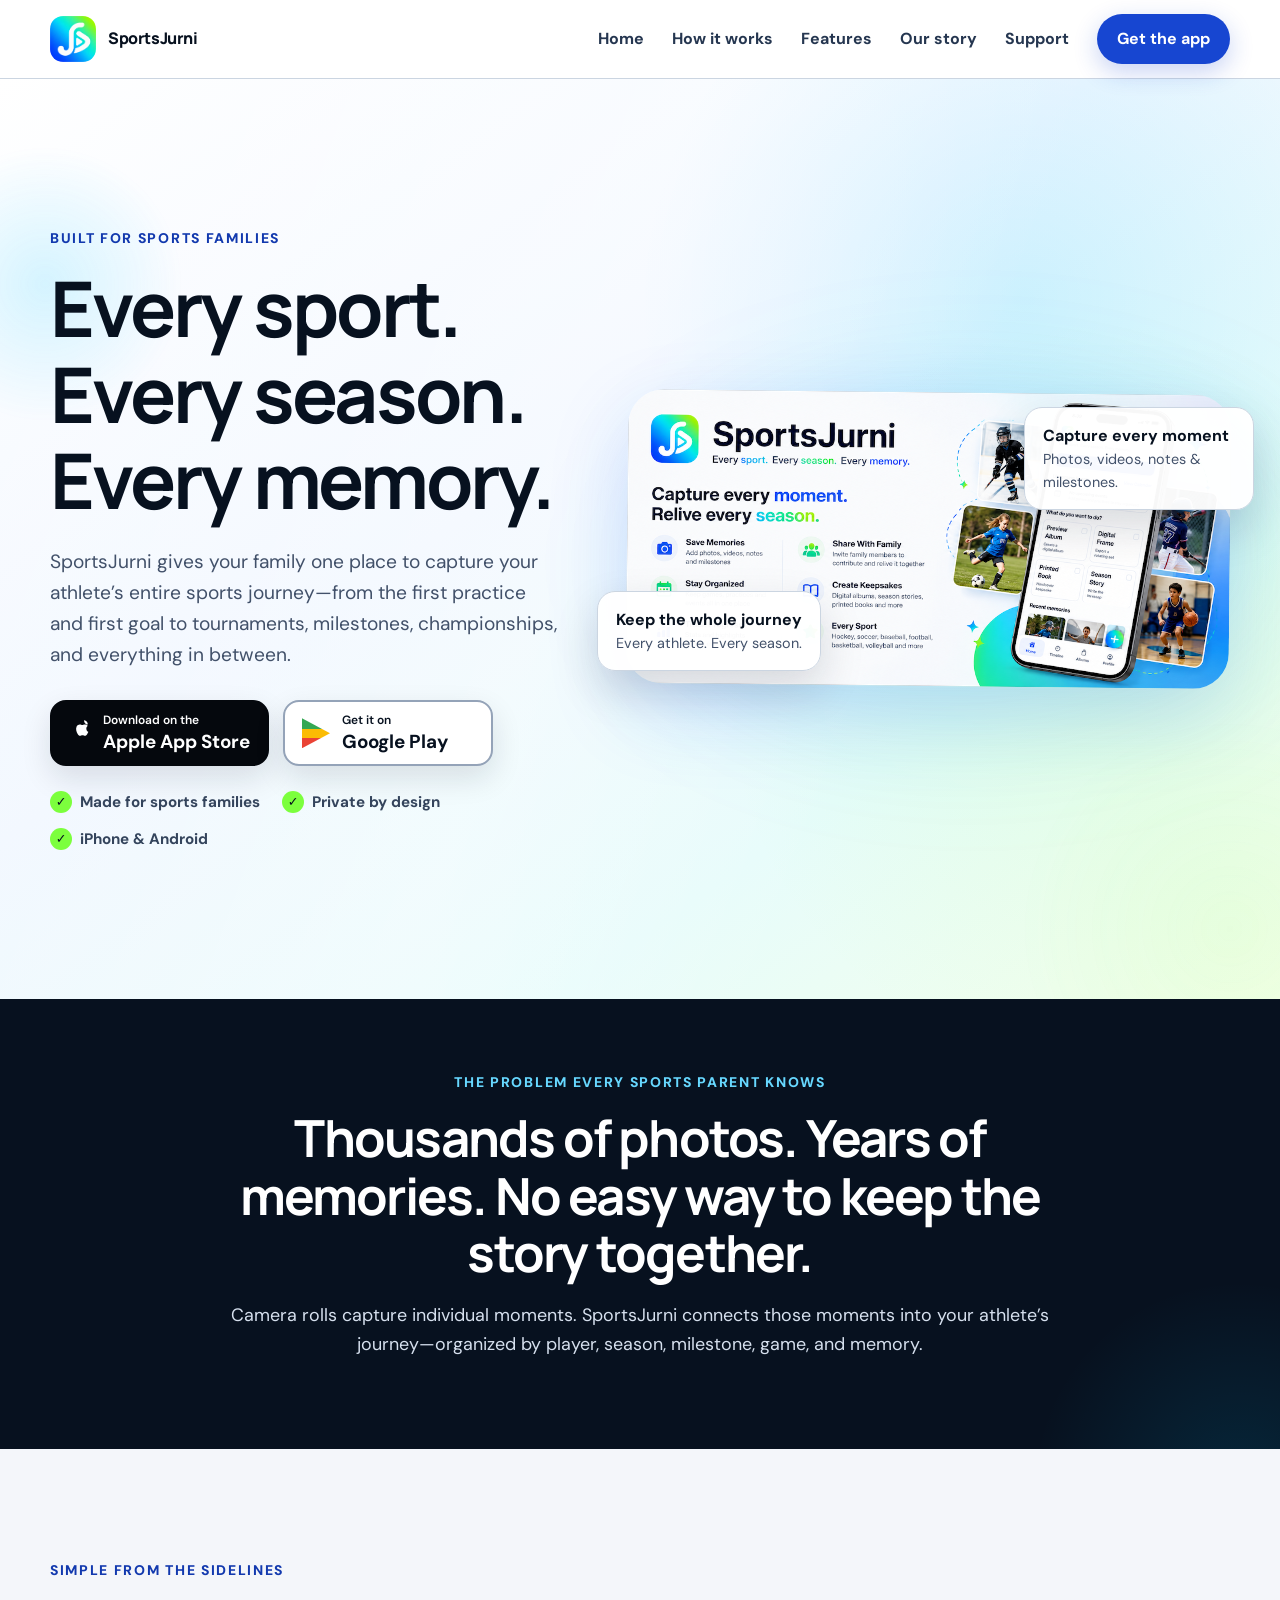
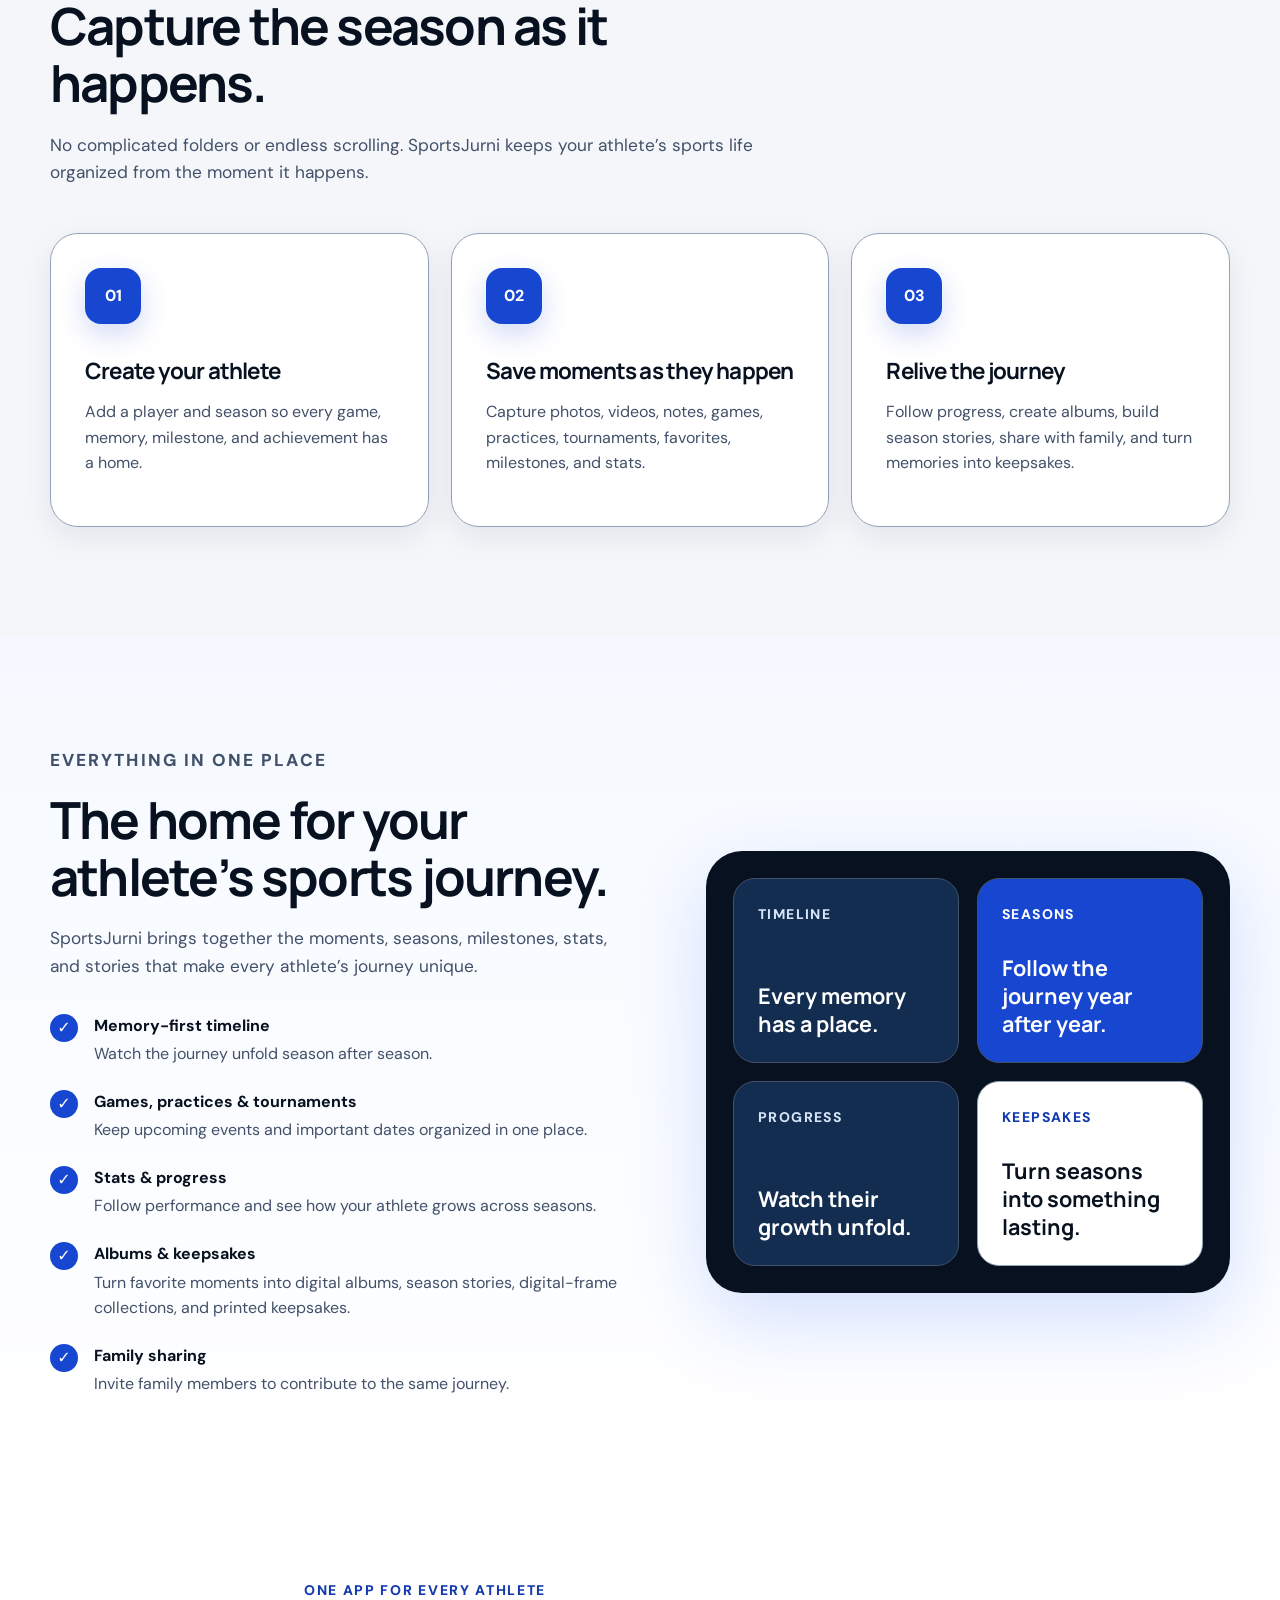
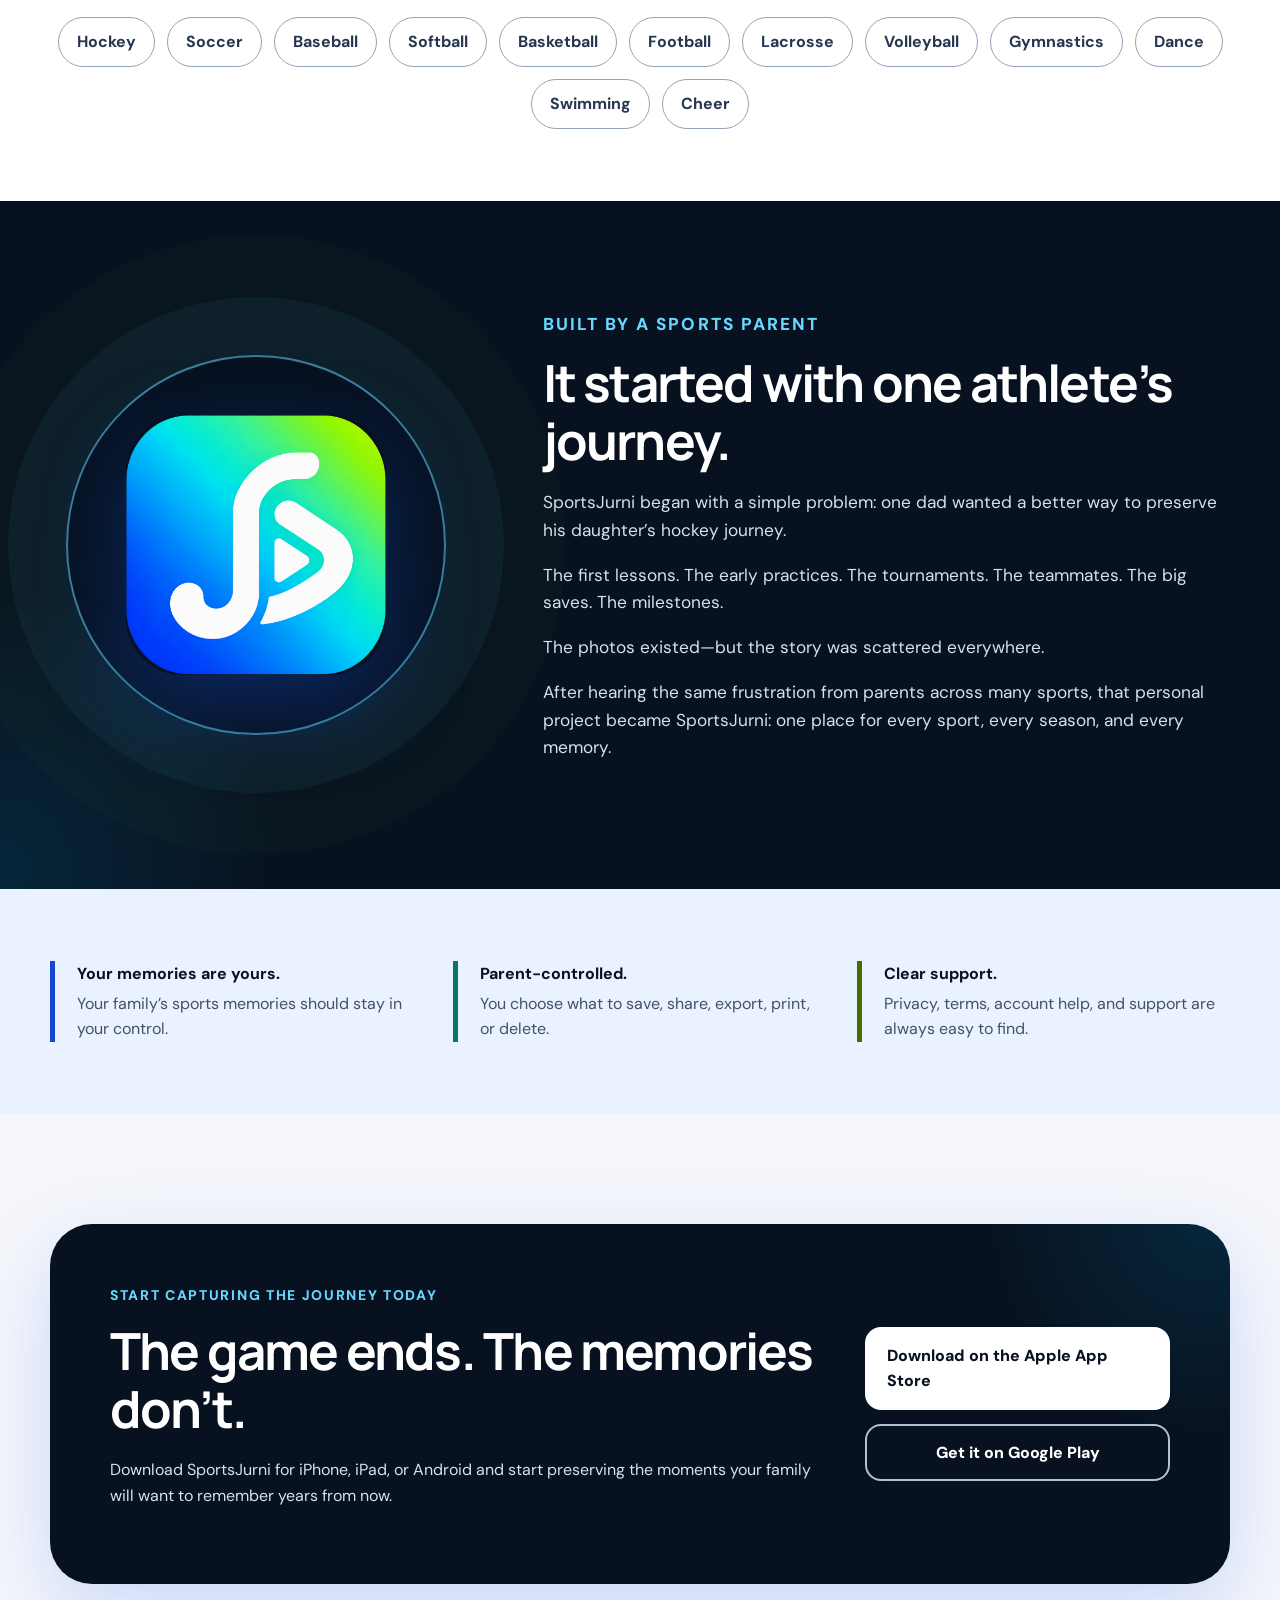
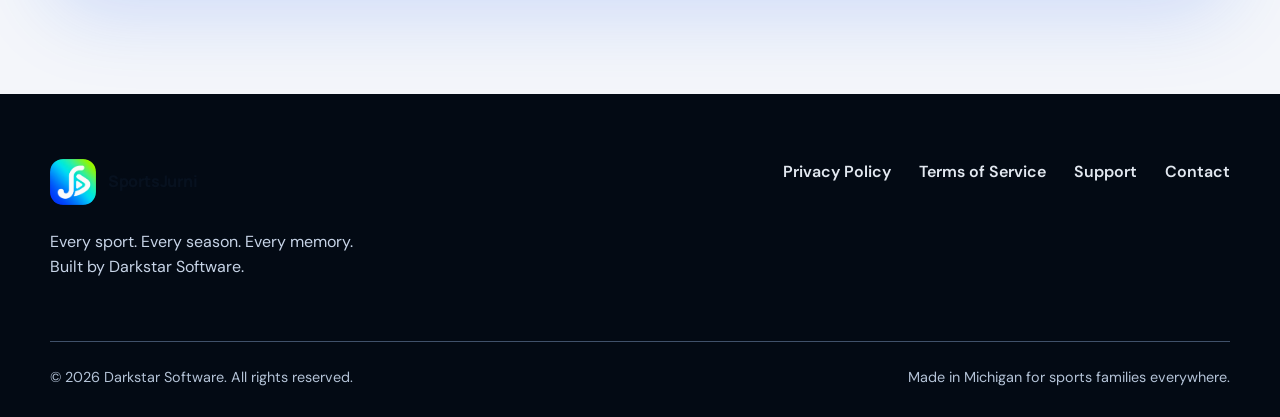
<file: index.html>
<!doctype html>
<html lang="en">
<head>
  <meta charset="utf-8" />
  <meta name="viewport" content="width=device-width, initial-scale=1" />
  <meta name="theme-color" content="#1746D1" />

  <!-- =========================================================
       PRIMARY SEO
  ========================================================== -->
  <title>SportsJurni — Youth Sports Memories, Stats, Albums & Keepsakes</title>

  <meta
    name="description"
    content="SportsJurni helps sports families save photos, videos, milestones, stats, games, seasons, and memories in one place—then turn them into digital albums, season stories, and lasting keepsakes."
  />

  <meta
    name="keywords"
    content="youth sports, sports memories, sports photos, athlete memories, youth athlete, sports album, sports scrapbook, sports stats, season tracker, player stats, sports calendar, hockey memories, soccer memories, baseball memories, family sports app"
  />

  <link
    rel="canonical"
    href="https://darkstarsoftware.github.io/Beyond-The-Game/"
  />

  <meta name="robots" content="index, follow" />

  <!-- =========================================================
       OPEN GRAPH / FACEBOOK / LINKEDIN
  ========================================================== -->
  <meta property="og:title" content="SportsJurni — Every sport. Every season. Every memory." />

  <meta
    property="og:description"
    content="Capture your athlete’s entire sports journey. Save memories, milestones, stats, games, seasons, albums, and keepsakes in one place."
  />

  <meta
    property="og:image"
    content="https://darkstarsoftware.github.io/Beyond-The-Game/assets/sportsjurni-hero.png"
  />

  <meta
    property="og:url"
    content="https://darkstarsoftware.github.io/Beyond-The-Game/"
  />

  <meta property="og:type" content="website" />
  <meta property="og:site_name" content="SportsJurni" />

  <!-- =========================================================
       TWITTER / X
  ========================================================== -->
  <meta name="twitter:card" content="summary_large_image" />

  <meta
    name="twitter:title"
    content="SportsJurni — Every sport. Every season. Every memory."
  />

  <meta
    name="twitter:description"
    content="The home for your athlete’s sports journey. Save memories, seasons, milestones, stats, albums, and keepsakes in one place."
  />

  <meta
    name="twitter:image"
    content="https://darkstarsoftware.github.io/Beyond-The-Game/assets/sportsjurni-hero.png"
  />

  <!-- =========================================================
       FONTS / STYLES
  ========================================================== -->
  <link rel="preconnect" href="https://fonts.googleapis.com" />
  <link rel="preconnect" href="https://fonts.gstatic.com" crossorigin />

  <link
    href="https://fonts.googleapis.com/css2?family=DM+Sans:wght@400;500;600;700&family=Manrope:wght@600;700;800&display=swap"
    rel="stylesheet"
  />

  <link rel="stylesheet" href="styles.css" />

  <!-- =========================================================
       STRUCTURED DATA
  ========================================================== -->
  <script type="application/ld+json">
  {
    "@context": "https://schema.org",
    "@type": "MobileApplication",
    "name": "SportsJurni",
    "operatingSystem": "iOS, Android",
    "applicationCategory": "SportsApplication",
    "description": "SportsJurni helps sports families capture, organize, and preserve an athlete's entire sports journey, including photos, videos, milestones, stats, games, seasons, albums, and keepsakes.",
    "url": "https://darkstarsoftware.github.io/Beyond-The-Game/",
    "image": "https://darkstarsoftware.github.io/Beyond-The-Game/assets/sportsjurni-hero.png",
    "author": {
      "@type": "Organization",
      "name": "Darkstar Software"
    },
    "sameAs": [
      "https://apps.apple.com/us/app/sportsjurni/id6784711605",
      "https://play.google.com/store/apps/details?id=app.seasonlocker.android"
    ]
  }
  </script>

  <!-- =========================================================
       META PIXEL
       DO NOT CHANGE ID
  ========================================================== -->
  <script>
  !function(f,b,e,v,n,t,s)
  {if(f.fbq)return;n=f.fbq=function(){n.callMethod?
  n.callMethod.apply(n,arguments):n.queue.push(arguments)};
  if(!f._fbq)f._fbq=n;n.push=n;n.loaded=!0;n.version='2.0';
  n.queue=[];t=b.createElement(e);t.async=!0;t.src=v;
  s=b.getElementsByTagName(e)[0];
  s.parentNode.insertBefore(t,s)}(
    window,
    document,
    'script',
    'https://connect.facebook.net/en_US/fbevents.js'
  );

  fbq('init', '1745227083270255');
  fbq('track', 'PageView');
  </script>

  <noscript>
    <img
      height="1"
      width="1"
      style="display:none"
      src="https://www.facebook.com/tr?id=1745227083270255&ev=PageView&noscript=1"
      alt=""
    />
  </noscript>

  <!-- =========================================================
       TIKTOK PIXEL
       DO NOT CHANGE ID
  ========================================================== -->
  <script>
  !function (w, d, t) {
    w.TiktokAnalyticsObject=t;

    var ttq=w[t]=w[t]||[];

    ttq.methods=[
      "page",
      "track",
      "identify",
      "instances",
      "debug",
      "on",
      "off",
      "once",
      "ready",
      "alias",
      "group",
      "enableCookie",
      "disableCookie",
      "holdConsent",
      "revokeConsent",
      "grantConsent"
    ];

    ttq.setAndDefer=function(t,e){
      t[e]=function(){
        t.push([e].concat(
          Array.prototype.slice.call(arguments,0)
        ))
      }
    };

    for(var i=0;i<ttq.methods.length;i++){
      ttq.setAndDefer(ttq,ttq.methods[i]);
    }

    ttq.instance=function(t){
      for(
        var e=ttq._i[t]||[],
        n=0;
        n<ttq.methods.length;
        n++
      ){
        ttq.setAndDefer(e,ttq.methods[n]);
      }
      return e
    };

    ttq.load=function(e,n){
      var r="https://analytics.tiktok.com/i18n/pixel/events.js",
      o=n&&n.partner;

      ttq._i=ttq._i||{};
      ttq._i[e]=[];
      ttq._i[e]._u=r;
      ttq._t=ttq._t||{};
      ttq._t[e]=+new Date;
      ttq._o=ttq._o||{};
      ttq._o[e]=n||{};

      n=document.createElement("script");
      n.type="text/javascript";
      n.async=!0;
      n.src=r+"?sdkid="+e+"&lib="+t;

      e=document.getElementsByTagName("script")[0];
      e.parentNode.insertBefore(n,e)
    };

    ttq.load('D9PLHRRC77U7RKPO8UP0');
    ttq.page();

  }(window, document, 'ttq');
  </script>
</head>


<body>

  <!-- =========================================================
       ACCESSIBILITY
  ========================================================== -->
  <a class="skip-link" href="#main">
    Skip to main content
  </a>


  <!-- =========================================================
       HEADER
  ========================================================== -->
  <header class="site-header" id="top">

    <div class="container nav-wrap">

      <a
        class="brand"
        href="#top"
        aria-label="SportsJurni home"
      >
        <img
          src="assets/sportsjurni-icon.png"
          alt="SportsJurni app icon"
          width="46"
          height="46"
        />

        <span>SportsJurni</span>
      </a>


      <nav aria-label="Main navigation">

        <button
          class="menu-button"
          aria-expanded="false"
          aria-controls="site-menu"
        >
          Menu
        </button>

        <div
          class="site-menu"
          id="site-menu"
        >

          <a href="index.html">
            Home
          </a>
          
          <a href="#how-it-works">
            How it works
          </a>

          <a href="#features">
            Features
          </a>

          <a href="#story">
            Our story
          </a>

          <a href="support.html">
            Support
          </a>

          <a
            class="nav-cta"
            href="#download"
          >
            Get the app
          </a>

        </div>

      </nav>

    </div>

  </header>


  <!-- =========================================================
       MAIN
  ========================================================== -->
  <main id="main">


    <!-- =======================================================
         HERO
    ======================================================== -->
    <section class="hero section-pad">

      <div
        class="hero-orb orb-one"
        aria-hidden="true"
      ></div>

      <div
        class="hero-orb orb-two"
        aria-hidden="true"
      ></div>


      <div class="container hero-grid">


        <!-- HERO COPY -->
        <div class="hero-copy reveal">

          <p class="eyebrow">
            Built for sports families
          </p>

          <h1>
            Every sport.<br>
            Every season.<br>
            Every memory.
          </h1>

          <p class="hero-lede">
            SportsJurni gives your family one place to capture
            your athlete’s entire sports journey—from the first
            practice and first goal to tournaments, milestones,
            championships, and everything in between.
          </p>


          <!-- STORE BUTTONS -->
          <div
            class="store-row"
            id="download"
            aria-label="Download SportsJurni"
            style="scroll-margin-top:110px;"
          >


            <!-- APPLE -->
            <a
              class="store-button apple"
              href="https://apps.apple.com/us/app/sportsjurni/id6784711605"
              target="_blank"
              rel="noopener"
              aria-label="Download SportsJurni on the Apple App Store"
              data-store="ios"
            >

              <span
                class="store-icon"
                aria-hidden="true"
              >

                <svg
                  width="22"
                  height="22"
                  viewBox="0 0 24 24"
                  fill="currentColor"
                  xmlns="http://www.w3.org/2000/svg"
                >
                  <path d="M16.365 1.43c.988 0 2.29.658 3.04 1.5.68.76 1.2 1.83 1.02 2.93-.98.06-2.15-.55-2.86-1.36-.66-.73-1.19-1.8-1.02-2.93.001-.03.83-.14.82-.14zm4.29 6.06c-.06.04-1.79 1.05-1.77 3.13.02 2.49 2.18 3.32 2.2 3.33-.02.06-.34 1.18-1.13 2.33-.68 1-1.39 2-2.5 2.02-1.1.02-1.46-.65-2.72-.65-1.27 0-1.66.63-2.71.67-1.06.04-1.87-1.08-2.56-2.08-1.4-2.03-2.47-5.74-1.03-8.25.71-1.24 1.98-2.03 3.35-2.05 1.05-.02 2.03.7 2.68.7.64 0 1.85-.87 3.11-.74.53.02 2.02.21 2.98 1.6z"/>
                </svg>

              </span>

              <span>
                <small>
                  Download on the
                </small>

                <strong>
                  Apple App Store
                </strong>
              </span>

            </a>


            <!-- GOOGLE -->
            <a
              class="store-button google"
              href="https://play.google.com/store/apps/details?id=app.seasonlocker.android"
              target="_blank"
              rel="noopener"
              aria-label="Get SportsJurni on Google Play"
              data-store="android"
            >

              <span
                class="play-mark"
                aria-hidden="true"
              ></span>

              <span>
                <small>
                  Get it on
                </small>

                <strong>
                  Google Play
                </strong>
              </span>

            </a>

          </div>


          <!-- TRUST -->
          <div class="trust-line">

            <span>
              Made for sports families
            </span>

            <span>
              Private by design
            </span>

            <span>
              iPhone & Android
            </span>

          </div>

        </div>


        <!-- HERO VISUAL -->
        <div class="hero-visual reveal delay-one">

          <div
            class="visual-glow"
            aria-hidden="true"
          ></div>

          <img
            src="assets/sportsjurni-hero.png"
            alt="SportsJurni shown on mobile devices with athlete memories, timelines, seasons, albums, stats, and keepsakes"
          />


          <div class="floating-card card-top">

            <strong>
              Capture every moment
            </strong>

            <span>
              Photos, videos, notes & milestones.
            </span>

          </div>


          <div class="floating-card card-bottom">

            <strong>
              Keep the whole journey
            </strong>

            <span>
              Every athlete. Every season.
            </span>

          </div>

        </div>

      </div>

    </section>


    <!-- =======================================================
         PROBLEM
    ======================================================== -->
    <section class="problem section-pad compact">

      <div class="container centered reveal">

        <p class="eyebrow">
          The problem every sports parent knows
        </p>

        <h2>
          Thousands of photos.
          Years of memories.
          No easy way to keep the story together.
        </h2>

        <p>
          Camera rolls capture individual moments.
          SportsJurni connects those moments into your
          athlete’s journey—organized by player, season,
          milestone, game, and memory.
        </p>

      </div>

    </section>


    <!-- =======================================================
         HOW IT WORKS
    ======================================================== -->
    <section
      class="steps section-pad"
      id="how-it-works"
    >

      <div class="container">


        <div class="section-heading reveal">

          <p class="eyebrow">
            Simple from the sidelines
          </p>

          <h2>
            Capture the season as it happens.
          </h2>

          <p>
            No complicated folders or endless scrolling.
            SportsJurni keeps your athlete’s sports life
            organized from the moment it happens.
          </p>

        </div>


        <div class="step-grid">


          <article class="step-card reveal">

            <span class="step-number">
              01
            </span>

            <h3>
              Create your athlete
            </h3>

            <p>
              Add a player and season so every game,
              memory, milestone, and achievement has
              a home.
            </p>

          </article>


          <article class="step-card reveal delay-one">

            <span class="step-number">
              02
            </span>

            <h3>
              Save moments as they happen
            </h3>

            <p>
              Capture photos, videos, notes, games,
              practices, tournaments, favorites,
              milestones, and stats.
            </p>

          </article>


          <article class="step-card reveal delay-two">

            <span class="step-number">
              03
            </span>

            <h3>
              Relive the journey
            </h3>

            <p>
              Follow progress, create albums,
              build season stories, share with family,
              and turn memories into keepsakes.
            </p>

          </article>


        </div>

      </div>

    </section>


    <!-- =======================================================
         FEATURES
    ======================================================== -->
    <section
      class="features section-pad"
      id="features"
    >

      <div class="container feature-grid">


        <div class="feature-copy reveal">

          <p class="eyebrow">
            Everything in one place
          </p>

          <h2>
            The home for your athlete’s sports journey.
          </h2>

          <p>
            SportsJurni brings together the moments,
            seasons, milestones, stats, and stories
            that make every athlete’s journey unique.
          </p>


          <ul class="check-list">


            <li>

              <strong>
                Memory-first timeline
              </strong>

              <span>
                Watch the journey unfold season after season.
              </span>

            </li>


            <li>

              <strong>
                Games, practices & tournaments
              </strong>

              <span>
                Keep upcoming events and important dates
                organized in one place.
              </span>

            </li>


            <li>

              <strong>
                Stats & progress
              </strong>

              <span>
                Follow performance and see how your
                athlete grows across seasons.
              </span>

            </li>


            <li>

              <strong>
                Albums & keepsakes
              </strong>

              <span>
                Turn favorite moments into digital albums,
                season stories, digital-frame collections,
                and printed keepsakes.
              </span>

            </li>


            <li>

              <strong>
                Family sharing
              </strong>

              <span>
                Invite family members to contribute
                to the same journey.
              </span>

            </li>


          </ul>

        </div>


        <!-- FEATURE CARDS -->
        <div class="feature-panel reveal delay-one">


          <div class="mini-card">

            <span>
              Timeline
            </span>

            <strong>
              Every memory has a place.
            </strong>

          </div>


          <div class="mini-card accent">

            <span>
              Seasons
            </span>

            <strong>
              Follow the journey year after year.
            </strong>

          </div>


          <div class="mini-card">

            <span>
              Progress
            </span>

            <strong>
              Watch their growth unfold.
            </strong>

          </div>


          <div class="mini-card premium">

            <span>
              Keepsakes
            </span>

            <strong>
              Turn seasons into something lasting.
            </strong>

          </div>


        </div>

      </div>

    </section>


    <!-- =======================================================
         SPORTS
    ======================================================== -->
    <section class="sports section-pad compact">

      <div class="container reveal">


        <p class="eyebrow centered-text">
          One app for every athlete
        </p>


        <div
          class="sport-list"
          aria-label="SportsJurni supported sports examples"
        >

          <span>Hockey</span>
          <span>Soccer</span>
          <span>Baseball</span>
          <span>Softball</span>
          <span>Basketball</span>
          <span>Football</span>
          <span>Lacrosse</span>
          <span>Volleyball</span>
          <span>Gymnastics</span>
          <span>Dance</span>
          <span>Swimming</span>
          <span>Cheer</span>

        </div>

      </div>

    </section>


    <!-- =======================================================
         STORY
    ======================================================== -->
    <section
      class="story section-pad"
      id="story"
    >

      <div class="container story-grid">


        <div
          class="story-visual reveal"
          aria-hidden="true"
        >

          <div class="story-ring"></div>

          <img
            src="assets/sportsjurni-icon.png"
            alt=""
          />

        </div>


        <div class="story-copy reveal delay-one">

          <p class="eyebrow">
            Built by a sports parent
          </p>

          <h2>
            It started with one athlete’s journey.
          </h2>

          <p>
            SportsJurni began with a simple problem:
            one dad wanted a better way to preserve
            his daughter’s hockey journey.
          </p>

          <p>
            The first lessons.
            The early practices.
            The tournaments.
            The teammates.
            The big saves.
            The milestones.
          </p>

          <p>
            The photos existed—but the story was
            scattered everywhere.
          </p>

          <p>
            After hearing the same frustration from
            parents across many sports, that personal
            project became SportsJurni: one place for
            every sport, every season, and every memory.
          </p>

        </div>

      </div>

    </section>


    <!-- =======================================================
         PRIVACY
    ======================================================== -->
    <section class="privacy-strip section-pad compact">

      <div class="container privacy-grid reveal">


        <div>

          <strong>
            Your memories are yours.
          </strong>

          <span>
            Your family’s sports memories should
            stay in your control.
          </span>

        </div>


        <div>

          <strong>
            Parent-controlled.
          </strong>

          <span>
            You choose what to save, share,
            export, print, or delete.
          </span>

        </div>


        <div>

          <strong>
            Clear support.
          </strong>

          <span>
            Privacy, terms, account help,
            and support are always easy to find.
          </span>

        </div>


      </div>

    </section>


    <!-- =======================================================
         FINAL CTA
    ======================================================== -->
    <section class="final-cta section-pad">

      <div class="container cta-card reveal">


        <div>

          <p class="eyebrow">
            Start capturing the journey today
          </p>

          <h2>
            The game ends.
            The memories don’t.
          </h2>

          <p>
            Download SportsJurni for iPhone,
            iPad, or Android and start preserving
            the moments your family will want
            to remember years from now.
          </p>

        </div>


        <div class="cta-actions">


          <a
            class="primary-button"
            href="https://apps.apple.com/us/app/sportsjurni/id6784711605"
            target="_blank"
            rel="noopener"
            data-store="ios"
          >
            Download on the Apple App Store
          </a>


          <a
            class="secondary-button"
            href="https://play.google.com/store/apps/details?id=app.seasonlocker.android"
            target="_blank"
            rel="noopener"
            data-store="android"
          >
            Get it on Google Play
          </a>


        </div>

      </div>

    </section>


  </main>


  <!-- =========================================================
       FOOTER
  ========================================================== -->
  <footer>

    <div class="container footer-grid">


      <div class="footer-brand">

        <a
          class="brand"
          href="#top"
          aria-label="SportsJurni home"
        >

          <img
            src="assets/sportsjurni-icon.png"
            alt="SportsJurni app icon"
            width="42"
            height="42"
          />

          <span>
            SportsJurni
          </span>

        </a>


        <p>
          Every sport. Every season. Every memory.<br>
          Built by Darkstar Software.
        </p>

      </div>


      <div
        class="footer-links"
        aria-label="Legal and support links"
      >

        <a href="privacy-policy.html">
          Privacy Policy
        </a>

        <a href="terms-of-service.html">
          Terms of Service
        </a>

        <a href="support.html">
          Support
        </a>

        <a href="mailto:toddfleury1979@gmail.com">
          Contact
        </a>

      </div>


    </div>


    <div class="container footer-bottom">

      <span>
        © 2026 Darkstar Software.
        All rights reserved.
      </span>

      <span>
        Made in Michigan for sports families everywhere.
      </span>

    </div>

  </footer>


  <script src="script.js"></script>

</body>
</html>
</file>
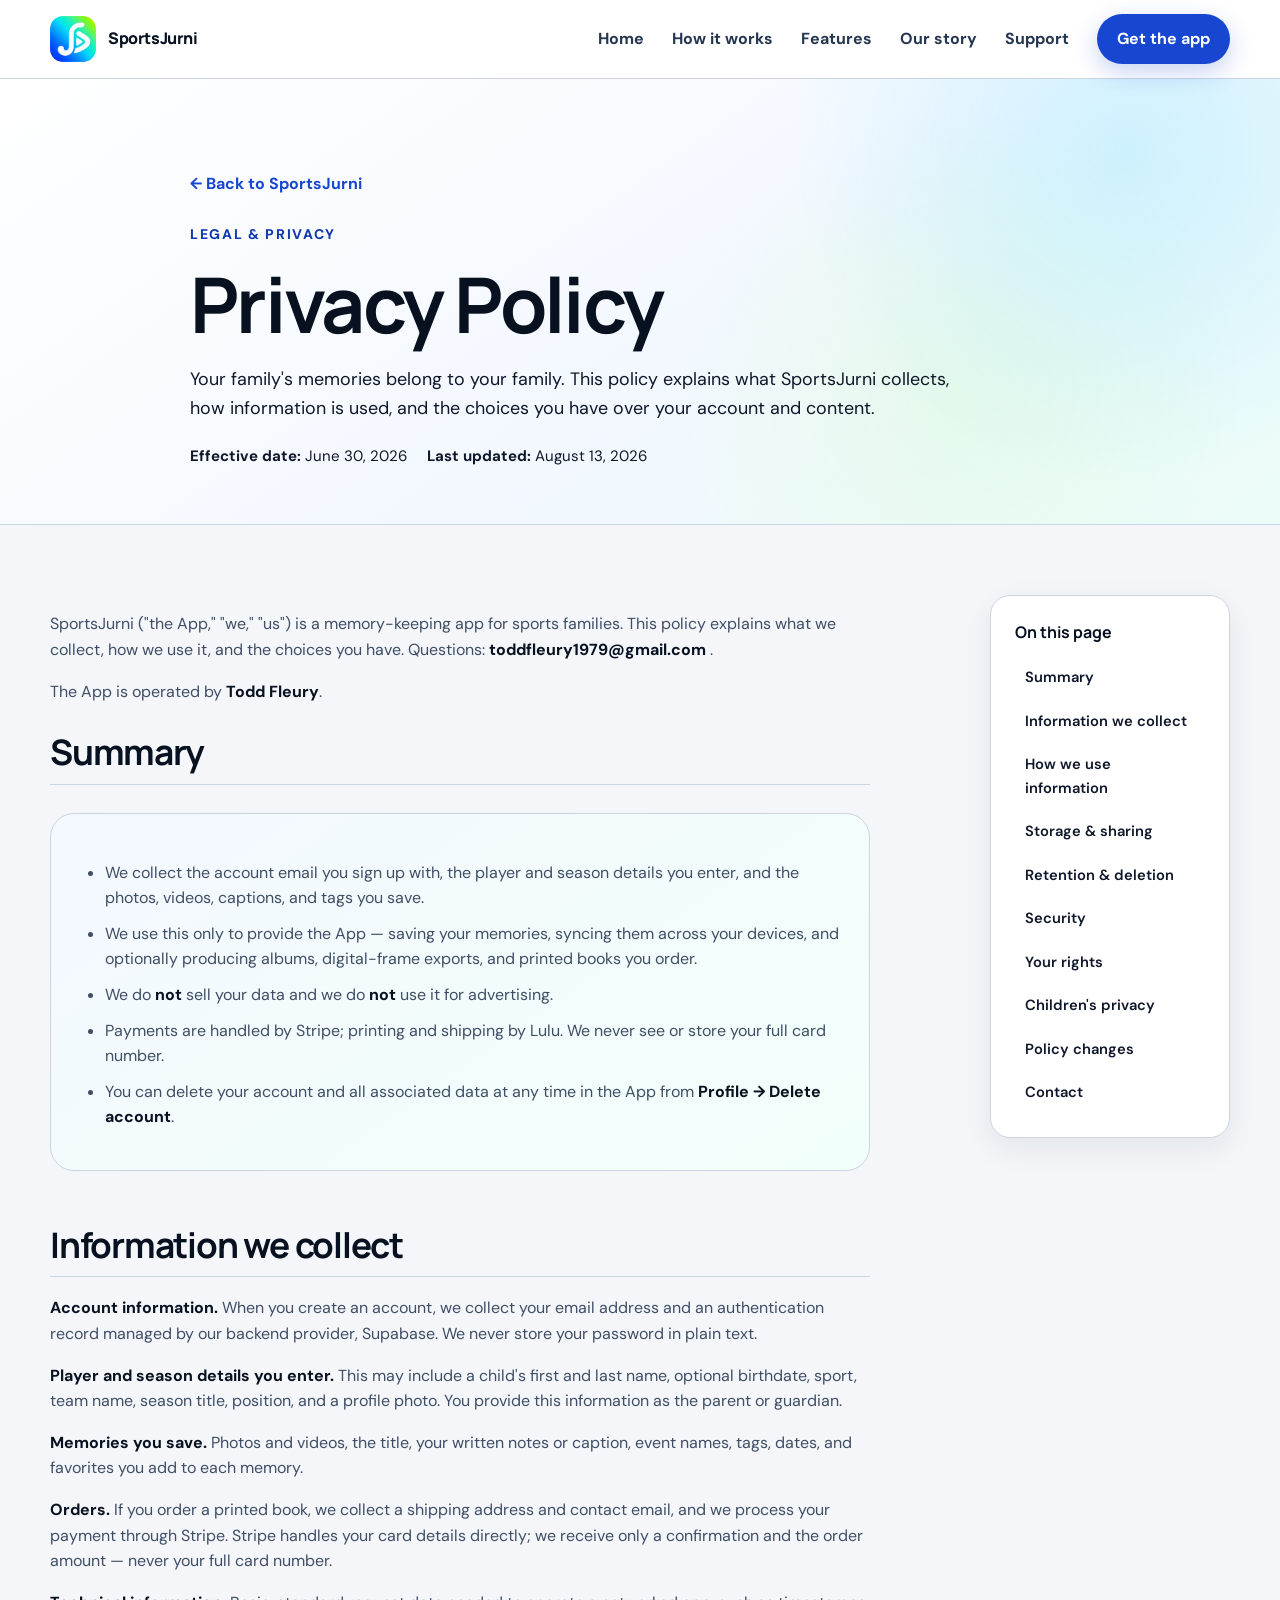
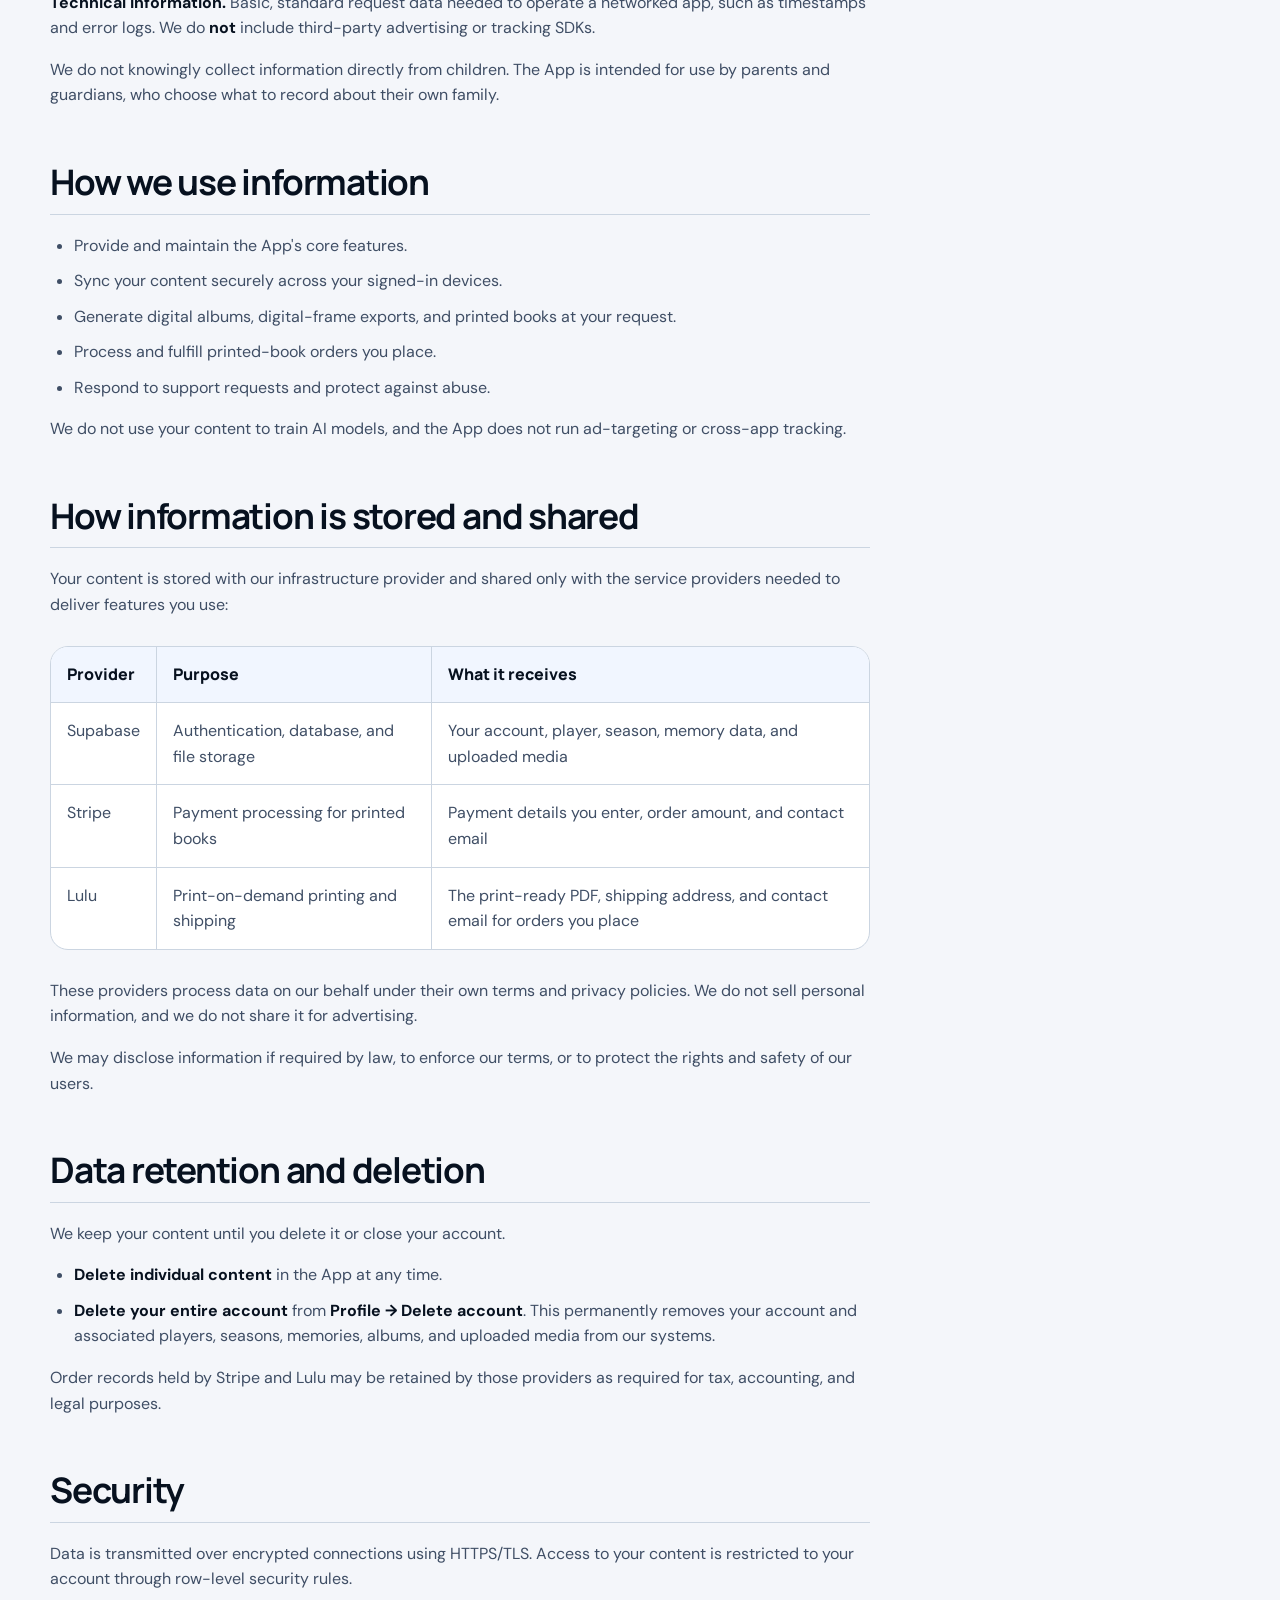
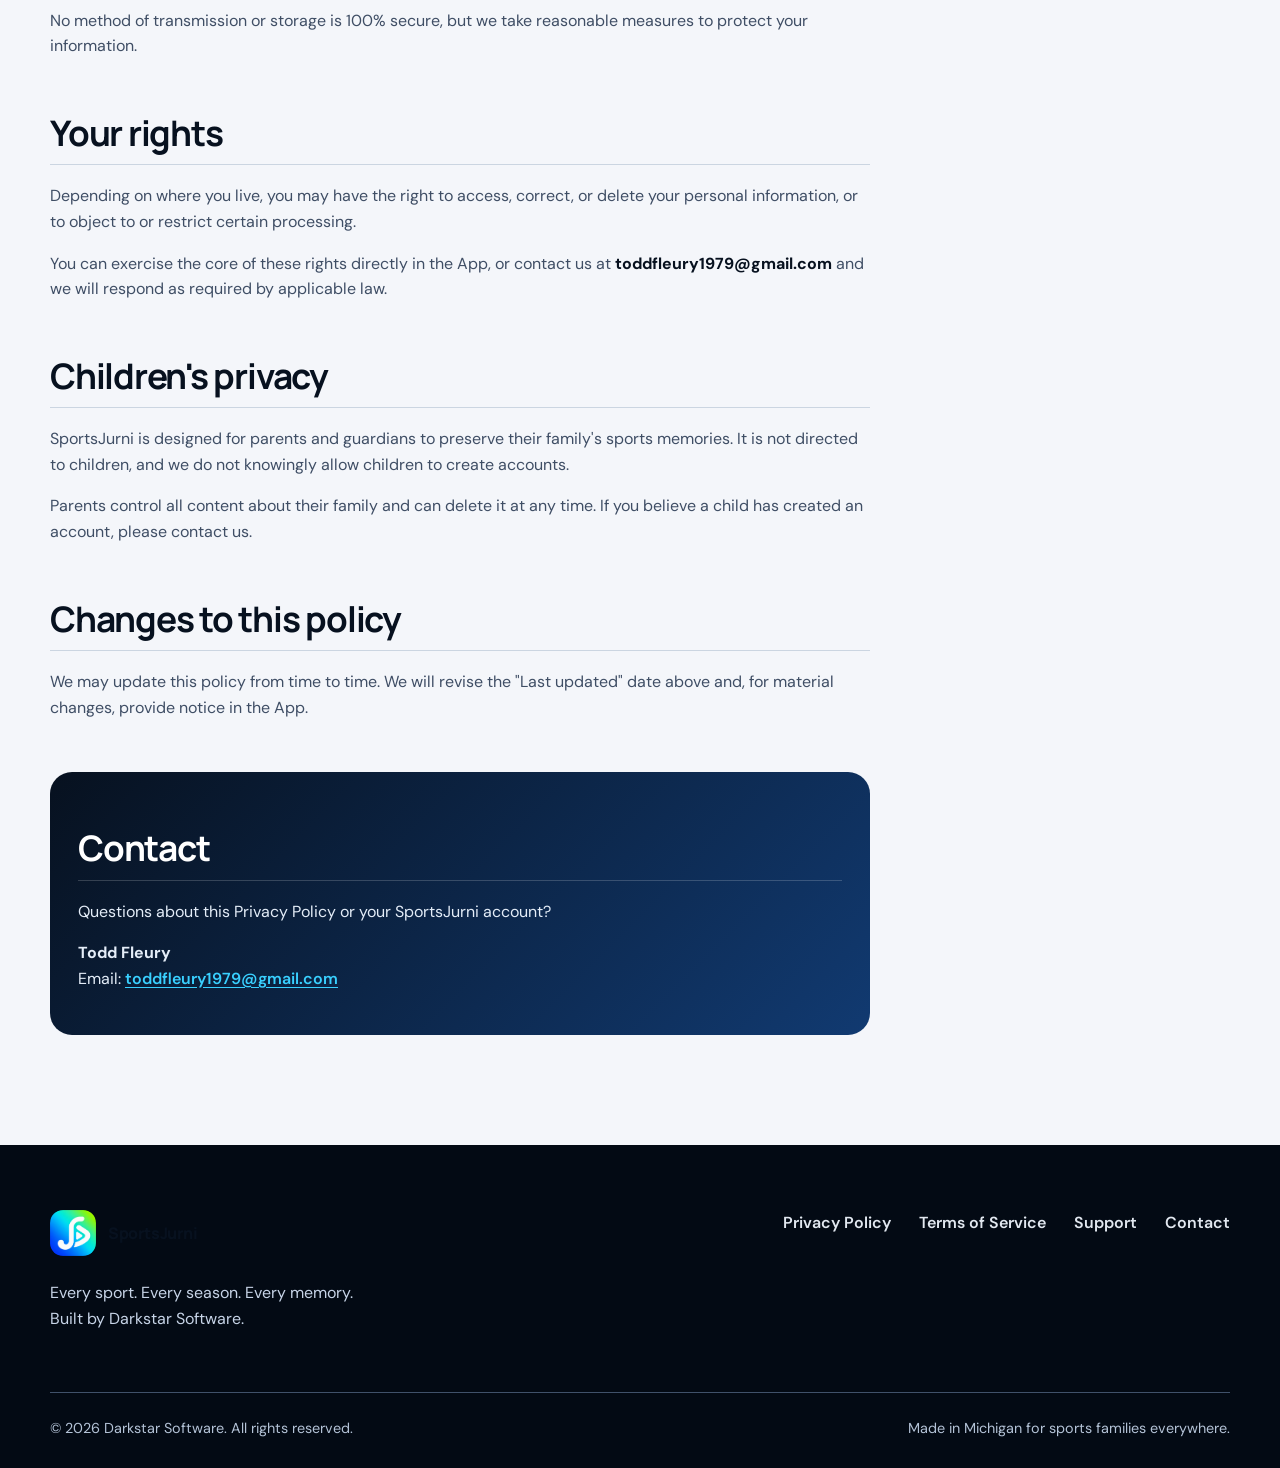
<file: privacy-policy.html>
<!DOCTYPE html>
<html lang="en">
<head>
  <meta charset="UTF-8" />
  <meta name="viewport" content="width=device-width, initial-scale=1" />

  <title>Privacy Policy — SportsJurni</title>

  <meta
    name="description"
    content="Read the SportsJurni Privacy Policy and learn how we collect, use, protect, and delete information associated with your account and sports memories."
  />

  <meta name="theme-color" content="#1746D1" />
  <meta name="robots" content="index, follow" />

  <link
    rel="canonical"
    href="https://darkstarsoftware.github.io/Beyond-The-Game/privacy-policy.html"
  />

  <link rel="preconnect" href="https://fonts.googleapis.com" />
  <link rel="preconnect" href="https://fonts.gstatic.com" crossorigin />

  <link
    href="https://fonts.googleapis.com/css2?family=DM+Sans:wght@400;500;600;700&family=Manrope:wght@600;700;800&display=swap"
    rel="stylesheet"
  />

  <!-- Use the same SportsJurni design system as the homepage -->
  <link rel="stylesheet" href="styles.css" />

  <style>
    /* =========================================================
       PRIVACY PAGE
    ========================================================== */

    .legal-hero {
      padding: 92px 0 56px;

      background:
        radial-gradient(
          circle at 88% 16%,
          rgba(0, 194, 255, .15),
          transparent 28%
        ),
        radial-gradient(
          circle at 75% 70%,
          rgba(124, 255, 61, .09),
          transparent 28%
        ),
        linear-gradient(
          145deg,
          #FFFFFF 0%,
          #F3F8FF 55%,
          #EBFCF9 100%
        );

      border-bottom: 1px solid var(--line);
    }

    .legal-hero-inner {
      max-width: 900px;
    }

    .legal-hero h1 {
      margin-bottom: 18px;

      font-size:
        clamp(
          2.8rem,
          6vw,
          4.8rem
        );
    }

    .legal-intro {
      max-width: 760px;

      margin: 0;

      color: var(--muted);

      font-size: 1.12rem;
    }

    .legal-meta {
      margin-top: 22px;

      display: flex;
      flex-wrap: wrap;

      gap: 10px 20px;

      color: var(--muted);

      font-size: .94rem;
    }

    .legal-back {
      display: inline-flex;

      align-items: center;

      gap: 8px;

      margin-bottom: 26px;

      color: var(--blue-700);

      font-weight: 700;

      text-decoration: none;
    }

    .legal-back:hover {
      text-decoration: underline;
    }

    .legal-content {
      padding: 70px 0 110px;
    }

    .legal-layout {
      display: grid;

      grid-template-columns:
        minmax(0, 1fr)
        240px;

      gap: 70px;

      align-items: start;
    }

    .legal-document {
      max-width: 820px;
    }

    .legal-document h2 {
      margin-top: 54px;
      margin-bottom: 18px;

      padding-bottom: 12px;

      border-bottom:
        1px solid var(--line);

      font-size:
        clamp(
          1.65rem,
          3vw,
          2.2rem
        );
    }

    .legal-document h2:first-of-type {
      margin-top: 28px;
    }

    .legal-document p,
    .legal-document li {
      color: #3F4E65;

      font-size: 1rem;
    }

    .legal-document strong {
      color: var(--navy-950);
    }

    .legal-document ul {
      padding-left: 24px;
    }

    .legal-document li {
      margin-bottom: 10px;
    }

    .legal-document a {
      color: var(--blue-700);

      font-weight: 600;
    }

    .legal-document table {
      width: 100%;

      margin: 28px 0;

      border-collapse: separate;
      border-spacing: 0;

      overflow: hidden;

      border:
        1px solid var(--line);

      border-radius: 18px;

      background: var(--white);
    }

    .legal-document th,
    .legal-document td {
      padding: 15px 16px;

      text-align: left;
      vertical-align: top;

      border-bottom:
        1px solid var(--line);
    }

    .legal-document th:not(:last-child),
    .legal-document td:not(:last-child) {
      border-right:
        1px solid var(--line);
    }

    .legal-document tr:last-child td {
      border-bottom: 0;
    }

    .legal-document th {
      color: var(--navy-950);

      background: #F1F6FF;

      font-family:
        Manrope,
        sans-serif;

      font-weight: 800;
    }

    .legal-document td {
      color: #3F4E65;
    }

    .summary-card {
      margin: 28px 0 12px;

      padding: 30px;

      background:
        linear-gradient(
          145deg,
          #F4F8FF,
          #F1FFFA
        );

      border:
        1px solid var(--line);

      border-radius: 24px;
    }

    .summary-card ul {
      margin-bottom: 0;
    }

    .legal-sidebar {
      position: sticky;

      top: 108px;

      padding: 24px;

      background: var(--white);

      border:
        1px solid var(--line);

      border-radius: 20px;

      box-shadow: var(--shadow-sm);
    }

    .legal-sidebar strong {
      display: block;

      margin-bottom: 12px;

      color: var(--navy-950);

      font-family:
        Manrope,
        sans-serif;
    }

    .legal-sidebar nav {
      display: grid;

      gap: 4px;
    }

    .legal-sidebar a {
      padding: 8px 10px;

      border-radius: 9px;

      color: var(--muted);

      text-decoration: none;

      font-size: .92rem;

      font-weight: 600;
    }

    .legal-sidebar a:hover {
      color: var(--blue-700);

      background: var(--soft-blue);
    }

    .legal-contact {
      margin-top: 52px;

      padding: 28px;

      border-radius: 22px;

      color: var(--white);

      background:
        linear-gradient(
          135deg,
          var(--navy-950),
          #113A71
        );
    }

    .legal-contact h2 {
      margin-top: 0;

      color: var(--white);

      border-bottom-color:
        rgba(255,255,255,.18);
    }

    .legal-contact p,
    .legal-contact strong {
      color: #E4EDF8;
    }

    .legal-contact a {
      color: var(--cyan-400);
    }

    @media (max-width: 900px) {
      .legal-layout {
        grid-template-columns: 1fr;
      }

      .legal-sidebar {
        position: static;

        order: -1;
      }
    }

    @media (max-width: 620px) {
      .legal-hero {
        padding:
          62px 0
          42px;
      }

      .legal-content {
        padding:
          50px 0
          80px;
      }

      .legal-document table {
        display: block;

        overflow-x: auto;
      }

      .summary-card {
        padding: 22px;
      }
    }

    @media (prefers-color-scheme: dark) {
      .legal-hero {
        background:
          radial-gradient(
            circle at 88% 16%,
            rgba(0, 194, 255, .10),
            transparent 28%
          ),
          radial-gradient(
            circle at 75% 70%,
            rgba(124, 255, 61, .06),
            transparent 28%
          ),
          linear-gradient(
            145deg,
            #07111F,
            #0D1B2A
          );

        border-bottom-color:
          var(--line-dark);
      }

      .legal-document p,
      .legal-document li,
      .legal-document td {
        color: #CBD5E1;
      }

      .legal-document strong {
        color: #F8FAFC;
      }

      .legal-document h2 {
        color: #F8FAFC;

        border-bottom-color:
          var(--line-dark);
      }

      .summary-card,
      .legal-sidebar,
      .legal-document table {
        background: #0D1B2A;

        border-color:
          var(--line-dark);
      }

      .legal-document th {
        color: #F8FAFC;

        background: #13243A;
      }

      .legal-document th,
      .legal-document td {
        border-color:
          var(--line-dark);
      }

      .legal-sidebar strong {
        color: #F8FAFC;
      }

      .legal-sidebar a {
        color: #CBD5E1;
      }

      .legal-sidebar a:hover {
        color: var(--cyan-400);

        background: #13243A;
      }
    }
  </style>
</head>

<body>

  <!-- =========================================================
       ACCESSIBILITY
  ========================================================== -->

  <a class="skip-link" href="#main">
    Skip to main content
  </a>


  <!-- =========================================================
       SAME HEADER / MENU AS INDEX
  ========================================================== -->

  <header class="site-header" id="top">

    <div class="container nav-wrap">

      <a
        class="brand"
        href="index.html"
        aria-label="SportsJurni home"
      >

        <img
          src="assets/sportsjurni-icon.png"
          alt="SportsJurni app icon"
          width="46"
          height="46"
        />

        <span>
          SportsJurni
        </span>

      </a>


      <nav aria-label="Main navigation">

        <button
          class="menu-button"
          aria-expanded="false"
          aria-controls="site-menu"
        >
          Menu
        </button>


        <div
          class="site-menu"
          id="site-menu"
        >

          <a href="index.html">
            Home
          </a>
          
          <a href="index.html#how-it-works">
            How it works
          </a>

          <a href="index.html#features">
            Features
          </a>

          <a href="index.html#story">
            Our story
          </a>

          <a href="support.html">
            Support
          </a>

          <a
            class="nav-cta"
            href="index.html#download"
          >
            Get the app
          </a>

        </div>

      </nav>

    </div>

  </header>


  <!-- =========================================================
       MAIN
  ========================================================== -->

  <main id="main">


    <!-- =======================================================
         LEGAL HERO
    ======================================================== -->

    <section class="legal-hero">

      <div class="container legal-hero-inner">

        <a
          class="legal-back"
          href="index.html"
        >
          ← Back to SportsJurni
        </a>


        <p class="eyebrow">
          Legal & Privacy
        </p>


        <h1>
          Privacy Policy
        </h1>


        <p class="legal-intro">
          Your family's memories belong to your family.
          This policy explains what SportsJurni collects,
          how information is used, and the choices you have
          over your account and content.
        </p>


        <div class="legal-meta">

          <span>
            <strong>Effective date:</strong>
            June 30, 2026
          </span>

          <span>
            <strong>Last updated:</strong>
            August 13, 2026
          </span>

        </div>

      </div>

    </section>


    <!-- =======================================================
         POLICY
    ======================================================== -->

    <section class="legal-content">

      <div class="container legal-layout">


        <!-- DOCUMENT -->
        <article class="legal-document">


          <p>
            SportsJurni ("the App," "we," "us") is a
            memory-keeping app for sports families.
            This policy explains what we collect,
            how we use it, and the choices you have.
            Questions:
            <strong>
              toddfleury1979@gmail.com
            </strong>.
          </p>


          <p>
            The App is operated by
            <strong>Todd Fleury</strong>.
          </p>


          <!-- SUMMARY -->
          <h2 id="summary">
            Summary
          </h2>


          <div class="summary-card">

            <ul>

              <li>
                We collect the account email you sign up with,
                the player and season details you enter,
                and the photos, videos, captions, and tags
                you save.
              </li>

              <li>
                We use this only to provide the App —
                saving your memories, syncing them across
                your devices, and optionally producing albums,
                digital-frame exports, and printed books
                you order.
              </li>

              <li>
                We do <strong>not</strong> sell your data
                and we do <strong>not</strong> use it
                for advertising.
              </li>

              <li>
                Payments are handled by Stripe;
                printing and shipping by Lulu.
                We never see or store your full card number.
              </li>

              <li>
                You can delete your account and all associated
                data at any time in the App from
                <strong>Profile → Delete account</strong>.
              </li>

            </ul>

          </div>


          <!-- COLLECTION -->
          <h2 id="information">
            Information we collect
          </h2>


          <p>
            <strong>Account information.</strong>
            When you create an account, we collect your
            email address and an authentication record
            managed by our backend provider, Supabase.
            We never store your password in plain text.
          </p>


          <p>
            <strong>Player and season details you enter.</strong>
            This may include a child's first and last name,
            optional birthdate, sport, team name, season title,
            position, and a profile photo.
            You provide this information as the parent
            or guardian.
          </p>


          <p>
            <strong>Memories you save.</strong>
            Photos and videos, the title, your written notes
            or caption, event names, tags, dates, and favorites
            you add to each memory.
          </p>


          <p>
            <strong>Orders.</strong>
            If you order a printed book, we collect a shipping
            address and contact email, and we process your
            payment through Stripe.
            Stripe handles your card details directly;
            we receive only a confirmation and the order amount —
            never your full card number.
          </p>


          <p>
            <strong>Technical information.</strong>
            Basic, standard request data needed to operate
            a networked app, such as timestamps and error logs.
            We do <strong>not</strong> include third-party
            advertising or tracking SDKs.
          </p>


          <p>
            We do not knowingly collect information directly
            from children. The App is intended for use by
            parents and guardians, who choose what to record
            about their own family.
          </p>


          <!-- USE -->
          <h2 id="use">
            How we use information
          </h2>


          <ul>

            <li>
              Provide and maintain the App's core features.
            </li>

            <li>
              Sync your content securely across your
              signed-in devices.
            </li>

            <li>
              Generate digital albums, digital-frame exports,
              and printed books at your request.
            </li>

            <li>
              Process and fulfill printed-book orders
              you place.
            </li>

            <li>
              Respond to support requests and protect
              against abuse.
            </li>

          </ul>


          <p>
            We do not use your content to train AI models,
            and the App does not run ad-targeting
            or cross-app tracking.
          </p>


          <!-- SHARING -->
          <h2 id="sharing">
            How information is stored and shared
          </h2>


          <p>
            Your content is stored with our infrastructure
            provider and shared only with the service providers
            needed to deliver features you use:
          </p>


          <table>

            <thead>

              <tr>
                <th>Provider</th>
                <th>Purpose</th>
                <th>What it receives</th>
              </tr>

            </thead>


            <tbody>

              <tr>

                <td>
                  Supabase
                </td>

                <td>
                  Authentication, database,
                  and file storage
                </td>

                <td>
                  Your account, player, season,
                  memory data, and uploaded media
                </td>

              </tr>


              <tr>

                <td>
                  Stripe
                </td>

                <td>
                  Payment processing for printed books
                </td>

                <td>
                  Payment details you enter,
                  order amount, and contact email
                </td>

              </tr>


              <tr>

                <td>
                  Lulu
                </td>

                <td>
                  Print-on-demand printing and shipping
                </td>

                <td>
                  The print-ready PDF,
                  shipping address,
                  and contact email for orders you place
                </td>

              </tr>

            </tbody>

          </table>


          <p>
            These providers process data on our behalf
            under their own terms and privacy policies.
            We do not sell personal information,
            and we do not share it for advertising.
          </p>


          <p>
            We may disclose information if required by law,
            to enforce our terms, or to protect the rights
            and safety of our users.
          </p>


          <!-- RETENTION -->
          <h2 id="retention">
            Data retention and deletion
          </h2>


          <p>
            We keep your content until you delete it
            or close your account.
          </p>


          <ul>

            <li>
              <strong>Delete individual content</strong>
              in the App at any time.
            </li>

            <li>
              <strong>Delete your entire account</strong>
              from
              <strong>Profile → Delete account</strong>.
              This permanently removes your account and
              associated players, seasons, memories,
              albums, and uploaded media from our systems.
            </li>

          </ul>


          <p>
            Order records held by Stripe and Lulu may
            be retained by those providers as required
            for tax, accounting, and legal purposes.
          </p>


          <!-- SECURITY -->
          <h2 id="security">
            Security
          </h2>


          <p>
            Data is transmitted over encrypted connections
            using HTTPS/TLS.
            Access to your content is restricted to your
            account through row-level security rules.
          </p>


          <p>
            No method of transmission or storage is
            100% secure, but we take reasonable measures
            to protect your information.
          </p>


          <!-- RIGHTS -->
          <h2 id="rights">
            Your rights
          </h2>


          <p>
            Depending on where you live, you may have the
            right to access, correct, or delete your personal
            information, or to object to or restrict
            certain processing.
          </p>


          <p>
            You can exercise the core of these rights
            directly in the App, or contact us at
            <strong>
              toddfleury1979@gmail.com
            </strong>
            and we will respond as required by applicable law.
          </p>


          <!-- CHILDREN -->
          <h2 id="children">
            Children's privacy
          </h2>


          <p>
            SportsJurni is designed for parents and guardians
            to preserve their family's sports memories.
            It is not directed to children,
            and we do not knowingly allow children
            to create accounts.
          </p>


          <p>
            Parents control all content about their family
            and can delete it at any time.
            If you believe a child has created an account,
            please contact us.
          </p>


          <!-- CHANGES -->
          <h2 id="changes">
            Changes to this policy
          </h2>


          <p>
            We may update this policy from time to time.
            We will revise the "Last updated" date above
            and, for material changes, provide notice
            in the App.
          </p>


          <!-- CONTACT -->
          <div
            class="legal-contact"
            id="contact"
          >

            <h2>
              Contact
            </h2>


            <p>
              Questions about this Privacy Policy
              or your SportsJurni account?
            </p>


            <p>
              <strong>
                Todd Fleury
              </strong>
              <br />

              Email:

              <a
                href="mailto:toddfleury1979@gmail.com"
              >
                toddfleury1979@gmail.com
              </a>

            </p>

          </div>


        </article>


        <!-- ===================================================
             PAGE NAVIGATION
        ==================================================== -->

        <aside class="legal-sidebar">

          <strong>
            On this page
          </strong>


          <nav aria-label="Privacy policy sections">

            <a href="#summary">
              Summary
            </a>

            <a href="#information">
              Information we collect
            </a>

            <a href="#use">
              How we use information
            </a>

            <a href="#sharing">
              Storage & sharing
            </a>

            <a href="#retention">
              Retention & deletion
            </a>

            <a href="#security">
              Security
            </a>

            <a href="#rights">
              Your rights
            </a>

            <a href="#children">
              Children's privacy
            </a>

            <a href="#changes">
              Policy changes
            </a>

            <a href="#contact">
              Contact
            </a>

          </nav>

        </aside>


      </div>

    </section>

  </main>


  <!-- =========================================================
       SAME FOOTER AS INDEX
  ========================================================== -->

  <footer>

    <div class="container footer-grid">


      <div class="footer-brand">

        <a
          class="brand"
          href="index.html"
          aria-label="SportsJurni home"
        >

          <img
            src="assets/sportsjurni-icon.png"
            alt="SportsJurni app icon"
            width="42"
            height="42"
          />

          <span>
            SportsJurni
          </span>

        </a>


        <p>
          Every sport. Every season. Every memory.
          <br />
          Built by Darkstar Software.
        </p>

      </div>


      <div
        class="footer-links"
        aria-label="Legal and support links"
      >

        <a
          href="privacy-policy.html"
          aria-current="page"
        >
          Privacy Policy
        </a>

        <a href="terms-of-service.html">
          Terms of Service
        </a>

        <a href="support.html">
          Support
        </a>

        <a href="mailto:toddfleury1979@gmail.com">
          Contact
        </a>

      </div>


    </div>


    <div class="container footer-bottom">

      <span>
        © 2026 Darkstar Software.
        All rights reserved.
      </span>

      <span>
        Made in Michigan for sports families everywhere.
      </span>

    </div>

  </footer>


  <!-- Use the same navigation/menu JS as the homepage -->
  <script src="script.js"></script>

</body>
</html>
</file>
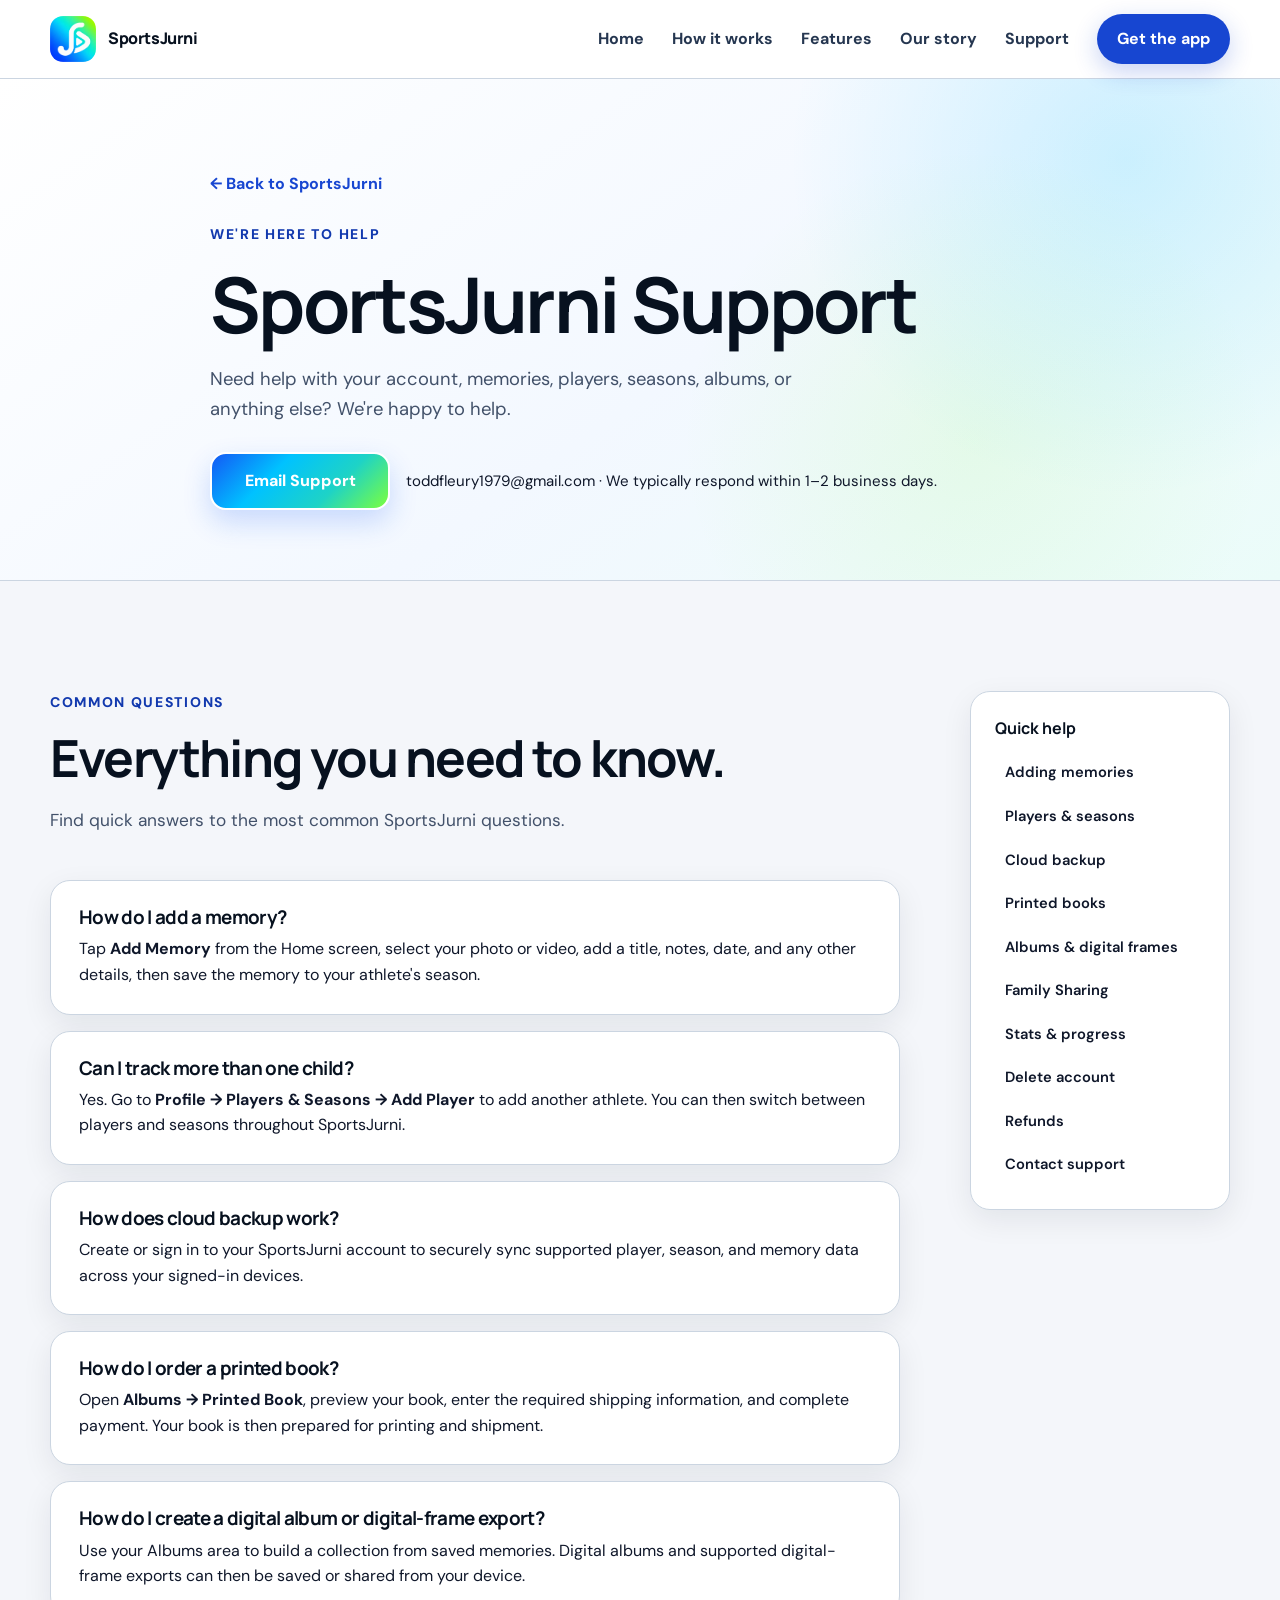
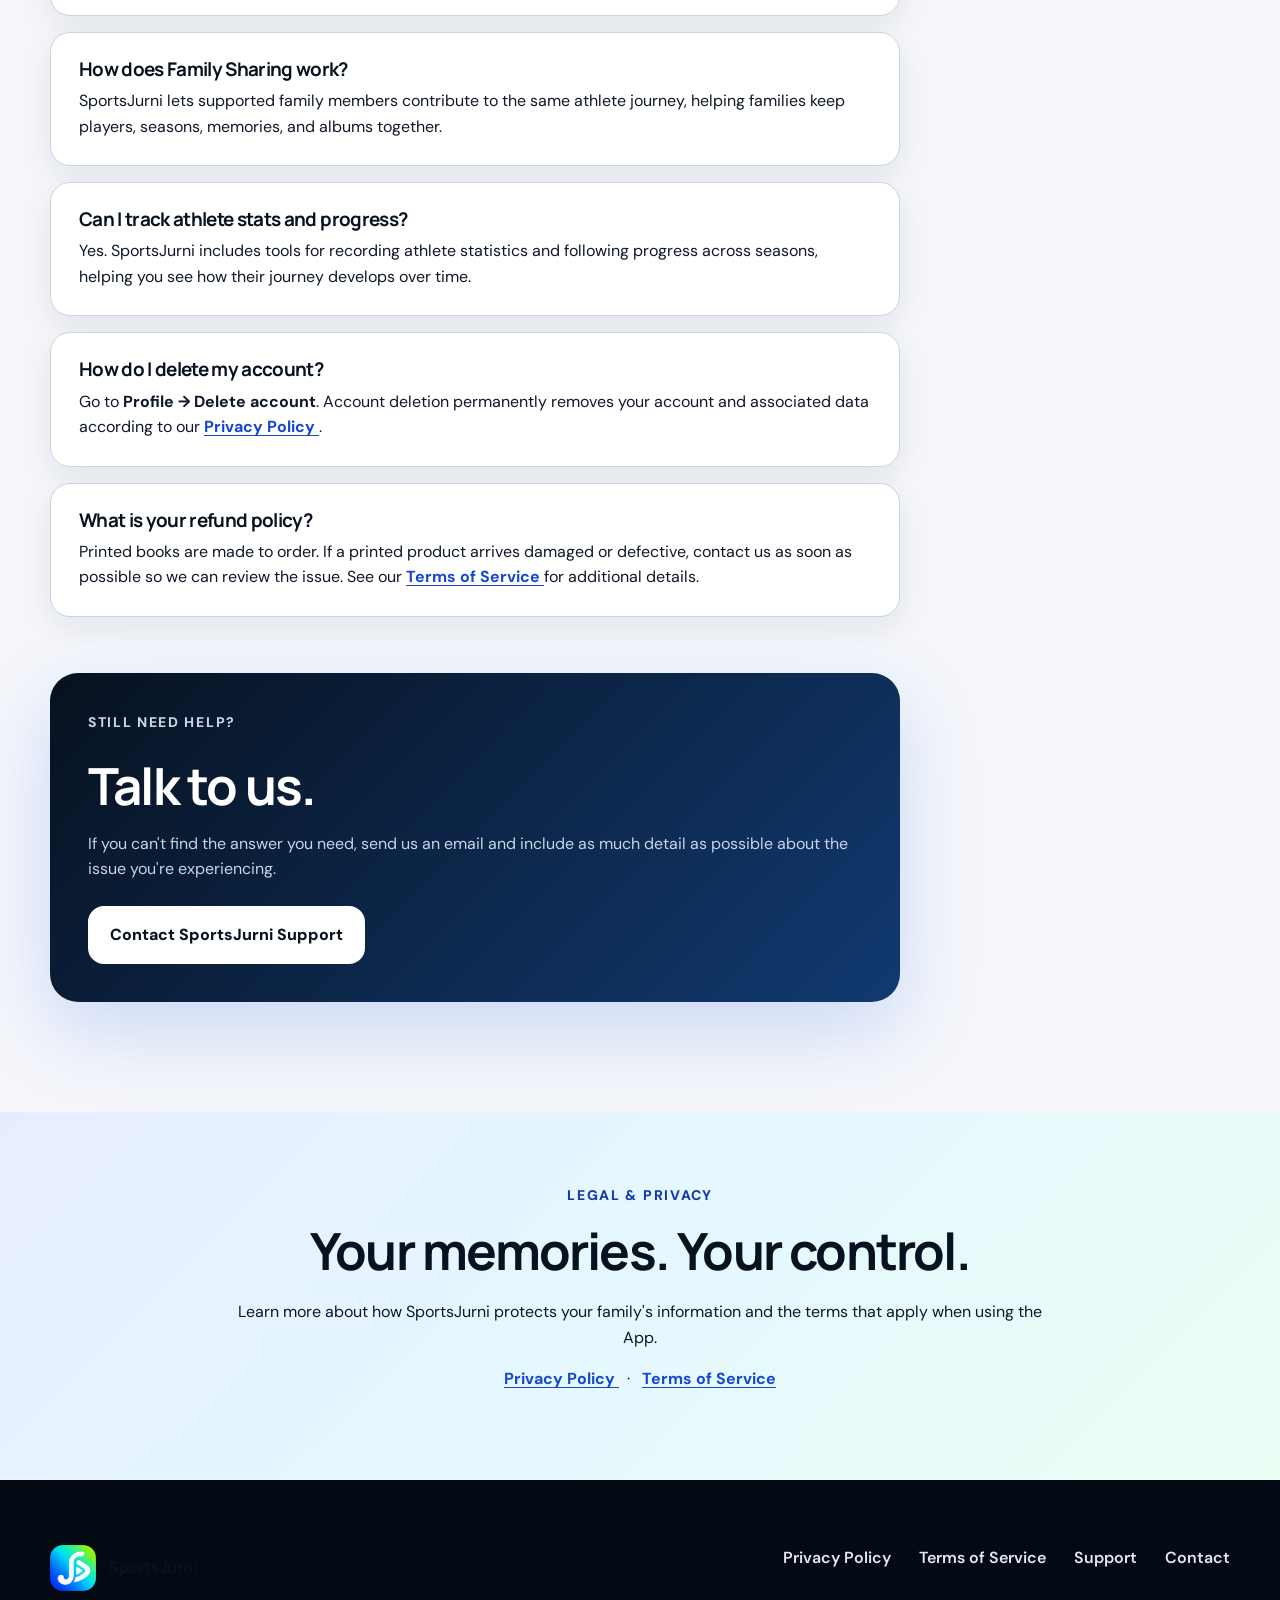
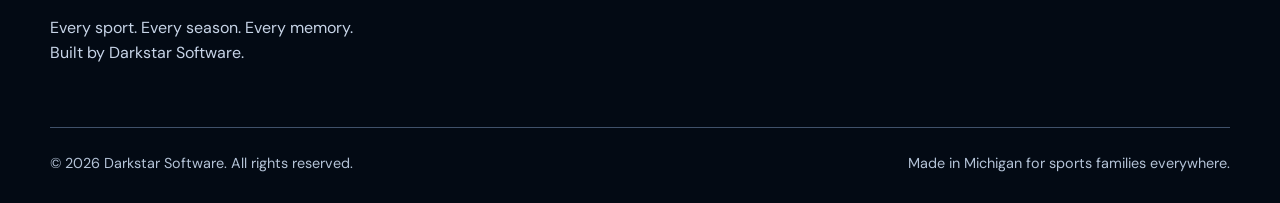
<file: support.html>
<!DOCTYPE html>
<html lang="en">
<head>
  <meta charset="UTF-8" />
  <meta name="viewport" content="width=device-width, initial-scale=1" />

  <title>Support — SportsJurni</title>

  <meta
    name="description"
    content="Get help with SportsJurni, including memories, players, seasons, cloud backup, albums, printed books, account deletion, and more."
  />

  <meta name="theme-color" content="#1746D1" />
  <meta name="robots" content="index, follow" />

  <link
    rel="canonical"
    href="https://darkstarsoftware.github.io/Beyond-The-Game/support.html"
  />

  <link rel="preconnect" href="https://fonts.googleapis.com" />
  <link rel="preconnect" href="https://fonts.gstatic.com" crossorigin />

  <link
    href="https://fonts.googleapis.com/css2?family=DM+Sans:wght@400;500;600;700&family=Manrope:wght@600;700;800&display=swap"
    rel="stylesheet"
  />

  <!-- Shared SportsJurni Design System -->
  <link rel="stylesheet" href="styles.css" />

  <style>
    /* =========================================================
       SUPPORT PAGE
    ========================================================== */

    .support-hero {
      padding: 92px 0 70px;

      background:
        radial-gradient(
          circle at 88% 16%,
          rgba(0, 194, 255, .16),
          transparent 28%
        ),
        radial-gradient(
          circle at 76% 72%,
          rgba(124, 255, 61, .10),
          transparent 28%
        ),
        linear-gradient(
          145deg,
          #FFFFFF 0%,
          #F3F8FF 55%,
          #EBFCF9 100%
        );

      border-bottom: 1px solid var(--line);
    }

    .support-hero-inner {
      max-width: 860px;
    }

    .support-hero h1 {
      margin-bottom: 18px;

      font-size:
        clamp(
          2.8rem,
          6vw,
          4.8rem
        );
    }

    .support-hero .hero-lede {
      margin-bottom: 26px;

      font-size: 1.15rem;
    }

    .support-back {
      display: inline-flex;

      align-items: center;

      gap: 8px;

      margin-bottom: 26px;

      color: var(--blue-700);

      font-weight: 700;

      text-decoration: none;
    }

    .support-back:hover {
      text-decoration: underline;
    }

    .support-contact-row {
      display: flex;
      flex-wrap: wrap;

      gap: 16px;

      align-items: center;

      margin-top: 28px;
    }

    .support-contact-row .primary-button {
      background: var(--brand-gradient);

      color: #FFFFFF;

      min-width: 180px;

      box-shadow:
        0 12px 28px rgba(20, 89, 245, .20);
    }

    .support-response {
      color: var(--muted);

      font-size: .94rem;
    }


    /* =========================================================
       FAQ
    ========================================================== */

    .faq-section {
      background: var(--background);
    }

    .faq-grid {
      display: grid;

      grid-template-columns:
        minmax(0, 1fr)
        260px;

      gap: 70px;

      align-items: start;
    }

    .faq-list {
      display: grid;

      gap: 16px;
    }

    .faq-card {
      padding: 26px 28px;

      background: var(--white);

      border: 1px solid var(--line);

      border-radius: 20px;

      box-shadow: var(--shadow-sm);
    }

    .faq-card h3 {
      margin-bottom: 8px;

      color: var(--navy-950);

      font-size: 1.18rem;
    }

    .faq-card p {
      margin: 0;

      color: var(--muted);

      font-size: 1rem;
    }

    .faq-card a {
      color: var(--blue-700);

      font-weight: 700;
    }


    /* =========================================================
       SUPPORT SIDEBAR
    ========================================================== */

    .support-sidebar {
      position: sticky;

      top: 108px;

      padding: 24px;

      background: var(--white);

      border: 1px solid var(--line);

      border-radius: 20px;

      box-shadow: var(--shadow-sm);
    }

    .support-sidebar strong {
      display: block;

      margin-bottom: 12px;

      color: var(--navy-950);

      font-family: Manrope, sans-serif;
    }

    .support-sidebar nav {
      display: grid;

      gap: 4px;
    }

    .support-sidebar a {
      padding: 8px 10px;

      border-radius: 9px;

      color: var(--muted);

      text-decoration: none;

      font-size: .92rem;

      font-weight: 600;
    }

    .support-sidebar a:hover {
      color: var(--blue-700);

      background: var(--soft-blue);
    }


    /* =========================================================
       CONTACT CARD
    ========================================================== */

    .support-contact-card {
      margin-top: 56px;

      padding: 38px;

      border-radius: 28px;

      color: var(--white);

      background:
        linear-gradient(
          135deg,
          var(--navy-950),
          #113A71
        );

      box-shadow: var(--shadow-brand);
    }

    .support-contact-card h2 {
      color: var(--white);

      margin-bottom: 14px;
    }

    .support-contact-card p {
      color: #C7D5E7;

      margin-bottom: 24px;
    }

    .support-contact-card .primary-button {
      background: #FFFFFF;

      color: var(--navy-950);
    }


    /* =========================================================
       LEGAL STRIP
    ========================================================== */

    .support-legal {
      background:
        linear-gradient(
          135deg,
          var(--soft-blue),
          var(--soft-cyan),
          var(--soft-green)
        );
    }

    .support-legal a {
      color: var(--blue-700);

      font-weight: 700;
    }


    /* =========================================================
       RESPONSIVE
    ========================================================== */

    @media (max-width: 900px) {

      .faq-grid {
        grid-template-columns: 1fr;
      }

      .support-sidebar {
        position: static;

        order: -1;
      }

    }


    @media (max-width: 620px) {

      .support-hero {
        padding:
          62px 0
          50px;
      }

      .faq-card {
        padding: 22px;
      }

      .support-contact-card {
        padding: 28px;
      }

      .support-contact-row {
        align-items: stretch;

        flex-direction: column;
      }

      .support-contact-row .primary-button {
        width: 100%;
      }

    }


    /* =========================================================
       DARK MODE
    ========================================================== */

    @media (prefers-color-scheme: dark) {

      .support-hero {
        background:
          radial-gradient(
            circle at 88% 16%,
            rgba(0, 194, 255, .10),
            transparent 28%
          ),
          radial-gradient(
            circle at 76% 72%,
            rgba(124, 255, 61, .06),
            transparent 28%
          ),
          linear-gradient(
            145deg,
            #07111F,
            #0D1B2A
          );

        border-bottom-color:
          var(--line-dark);
      }

      .faq-section {
        background: #07111F;
      }

      .faq-card,
      .support-sidebar {
        background: #0D1B2A;

        border-color: var(--line-dark);
      }

      .faq-card h3,
      .support-sidebar strong {
        color: #F8FAFC;
      }

      .faq-card p,
      .support-response {
        color: #CBD5E1;
      }

      .support-sidebar a {
        color: #CBD5E1;
      }

      .support-sidebar a:hover {
        color: var(--cyan-400);

        background: #13243A;
      }

      .support-legal {
        background: #0D1B2A;
      }

    }
  </style>
</head>


<body>

  <!-- =========================================================
       ACCESSIBILITY
  ========================================================== -->

  <a class="skip-link" href="#main">
    Skip to main content
  </a>


  <!-- =========================================================
       SAME HEADER / NAV AS INDEX
  ========================================================== -->

  <header class="site-header" id="top">

    <div class="container nav-wrap">

      <a
        class="brand"
        href="index.html"
        aria-label="SportsJurni home"
      >

        <img
          src="assets/sportsjurni-icon.png"
          alt="SportsJurni app icon"
          width="46"
          height="46"
        />

        <span>
          SportsJurni
        </span>

      </a>


      <nav aria-label="Main navigation">

        <button
          class="menu-button"
          aria-expanded="false"
          aria-controls="site-menu"
        >
          Menu
        </button>


        <div
          class="site-menu"
          id="site-menu"
        >

          <a href="index.html">
            Home
          </a>
          
          <a href="index.html#how-it-works">
            How it works
          </a>

          <a href="index.html#features">
            Features
          </a>

          <a href="index.html#story">
            Our story
          </a>

          <a
            href="support.html"
            aria-current="page"
          >
            Support
          </a>

          <a
            class="nav-cta"
            href="index.html#download"
          >
            Get the app
          </a>

        </div>

      </nav>

    </div>

  </header>


  <!-- =========================================================
       MAIN
  ========================================================== -->

  <main id="main">


    <!-- =======================================================
         HERO
    ======================================================== -->

    <section class="support-hero">

      <div class="container support-hero-inner">


        <a
          class="support-back"
          href="index.html"
        >
          ← Back to SportsJurni
        </a>


        <p class="eyebrow">
          We're here to help
        </p>


        <h1>
          SportsJurni Support
        </h1>


        <p class="hero-lede">
          Need help with your account, memories,
          players, seasons, albums, or anything else?
          We're happy to help.
        </p>


        <div class="support-contact-row">

          <a
            class="primary-button"
            href="mailto:toddfleury1979@gmail.com"
          >
            Email Support
          </a>


          <span class="support-response">
            toddfleury1979@gmail.com
            · We typically respond within 1–2 business days.
          </span>

        </div>

      </div>

    </section>


    <!-- =======================================================
         FAQ
    ======================================================== -->

    <section
      class="faq-section section-pad"
      id="faq"
    >

      <div class="container faq-grid">


        <!-- FAQ CONTENT -->
        <div>


          <div class="section-heading reveal">

            <p class="eyebrow">
              Common questions
            </p>

            <h2>
              Everything you need to know.
            </h2>

            <p>
              Find quick answers to the most common
              SportsJurni questions.
            </p>

          </div>


          <div class="faq-list">


            <!-- ADD MEMORY -->
            <article
              class="faq-card reveal"
              id="add-memory"
            >

              <h3>
                How do I add a memory?
              </h3>

              <p>
                Tap <strong>Add Memory</strong>
                from the Home screen, select your
                photo or video, add a title,
                notes, date, and any other details,
                then save the memory to your athlete's
                season.
              </p>

            </article>


            <!-- PLAYERS -->
            <article
              class="faq-card reveal"
              id="players"
            >

              <h3>
                Can I track more than one child?
              </h3>

              <p>
                Yes. Go to
                <strong>Profile → Players &amp; Seasons → Add Player</strong>
                to add another athlete.
                You can then switch between players
                and seasons throughout SportsJurni.
              </p>

            </article>


            <!-- CLOUD BACKUP -->
            <article
              class="faq-card reveal"
              id="backup"
            >

              <h3>
                How does cloud backup work?
              </h3>

              <p>
                Create or sign in to your SportsJurni account
                to securely sync supported player,
                season, and memory data across your
                signed-in devices.
              </p>

            </article>


            <!-- PRINTED BOOK -->
            <article
              class="faq-card reveal"
              id="printed-book"
            >

              <h3>
                How do I order a printed book?
              </h3>

              <p>
                Open
                <strong>Albums → Printed Book</strong>,
                preview your book, enter the required
                shipping information, and complete payment.
                Your book is then prepared for printing
                and shipment.
              </p>

            </article>


            <!-- DIGITAL ALBUM -->
            <article
              class="faq-card reveal"
              id="digital-album"
            >

              <h3>
                How do I create a digital album
                or digital-frame export?
              </h3>

              <p>
                Use your Albums area to build a collection
                from saved memories.
                Digital albums and supported digital-frame
                exports can then be saved or shared
                from your device.
              </p>

            </article>


            <!-- FAMILY SHARING -->
            <article
              class="faq-card reveal"
              id="family-sharing"
            >

              <h3>
                How does Family Sharing work?
              </h3>

              <p>
                SportsJurni lets supported family members
                contribute to the same athlete journey,
                helping families keep players, seasons,
                memories, and albums together.
              </p>

            </article>


            <!-- STATS -->
            <article
              class="faq-card reveal"
              id="stats"
            >

              <h3>
                Can I track athlete stats and progress?
              </h3>

              <p>
                Yes. SportsJurni includes tools for
                recording athlete statistics and
                following progress across seasons,
                helping you see how their journey
                develops over time.
              </p>

            </article>


            <!-- DELETE ACCOUNT -->
            <article
              class="faq-card reveal"
              id="delete-account"
            >

              <h3>
                How do I delete my account?
              </h3>

              <p>
                Go to
                <strong>Profile → Delete account</strong>.
                Account deletion permanently removes
                your account and associated data
                according to our
                <a href="privacy-policy.html">
                  Privacy Policy
                </a>.
              </p>

            </article>


            <!-- REFUNDS -->
            <article
              class="faq-card reveal"
              id="refunds"
            >

              <h3>
                What is your refund policy?
              </h3>

              <p>
                Printed books are made to order.
                If a printed product arrives damaged
                or defective, contact us as soon as
                possible so we can review the issue.
                See our
                <a href="terms-of-service.html">
                  Terms of Service
                </a>
                for additional details.
              </p>

            </article>


          </div>


          <!-- =================================================
               CONTACT
          ================================================== -->

          <div
            class="support-contact-card reveal"
            id="contact"
          >

            <p class="eyebrow">
              Still need help?
            </p>

            <h2>
              Talk to us.
            </h2>

            <p>
              If you can't find the answer you need,
              send us an email and include as much
              detail as possible about the issue
              you're experiencing.
            </p>


            <a
              class="primary-button"
              href="mailto:toddfleury1979@gmail.com"
            >
              Contact SportsJurni Support
            </a>

          </div>


        </div>


        <!-- ===================================================
             SIDEBAR
        ==================================================== -->

        <aside class="support-sidebar">

          <strong>
            Quick help
          </strong>


          <nav aria-label="Support topics">

            <a href="#add-memory">
              Adding memories
            </a>

            <a href="#players">
              Players & seasons
            </a>

            <a href="#backup">
              Cloud backup
            </a>

            <a href="#printed-book">
              Printed books
            </a>

            <a href="#digital-album">
              Albums & digital frames
            </a>

            <a href="#family-sharing">
              Family Sharing
            </a>

            <a href="#stats">
              Stats & progress
            </a>

            <a href="#delete-account">
              Delete account
            </a>

            <a href="#refunds">
              Refunds
            </a>

            <a href="#contact">
              Contact support
            </a>

          </nav>

        </aside>


      </div>

    </section>


    <!-- =======================================================
         LEGAL
    ======================================================== -->

    <section class="support-legal section-pad compact">

      <div class="container centered reveal">

        <p class="eyebrow">
          Legal & Privacy
        </p>


        <h2>
          Your memories. Your control.
        </h2>


        <p>
          Learn more about how SportsJurni
          protects your family's information
          and the terms that apply when using the App.
        </p>


        <p>
          <a href="privacy-policy.html">
            Privacy Policy
          </a>

          &nbsp; · &nbsp;

          <a href="terms-of-service.html">
            Terms of Service
          </a>
        </p>

      </div>

    </section>


  </main>


  <!-- =========================================================
       SAME FOOTER AS INDEX
  ========================================================== -->

  <footer>

    <div class="container footer-grid">


      <div class="footer-brand">

        <a
          class="brand"
          href="index.html"
          aria-label="SportsJurni home"
        >

          <img
            src="assets/sportsjurni-icon.png"
            alt="SportsJurni app icon"
            width="42"
            height="42"
          />

          <span>
            SportsJurni
          </span>

        </a>


        <p>
          Every sport. Every season. Every memory.
          <br />
          Built by Darkstar Software.
        </p>

      </div>


      <div
        class="footer-links"
        aria-label="Legal and support links"
      >

        <a href="privacy-policy.html">
          Privacy Policy
        </a>

        <a href="terms-of-service.html">
          Terms of Service
        </a>

        <a
          href="support.html"
          aria-current="page"
        >
          Support
        </a>

        <a href="mailto:toddfleury1979@gmail.com">
          Contact
        </a>

      </div>


    </div>


    <div class="container footer-bottom">

      <span>
        © 2026 Darkstar Software.
        All rights reserved.
      </span>

      <span>
        Made in Michigan for sports families everywhere.
      </span>

    </div>

  </footer>


  <!-- Same navigation + reveal logic as homepage -->
  <script src="script.js"></script>

</body>
</html>
</file>
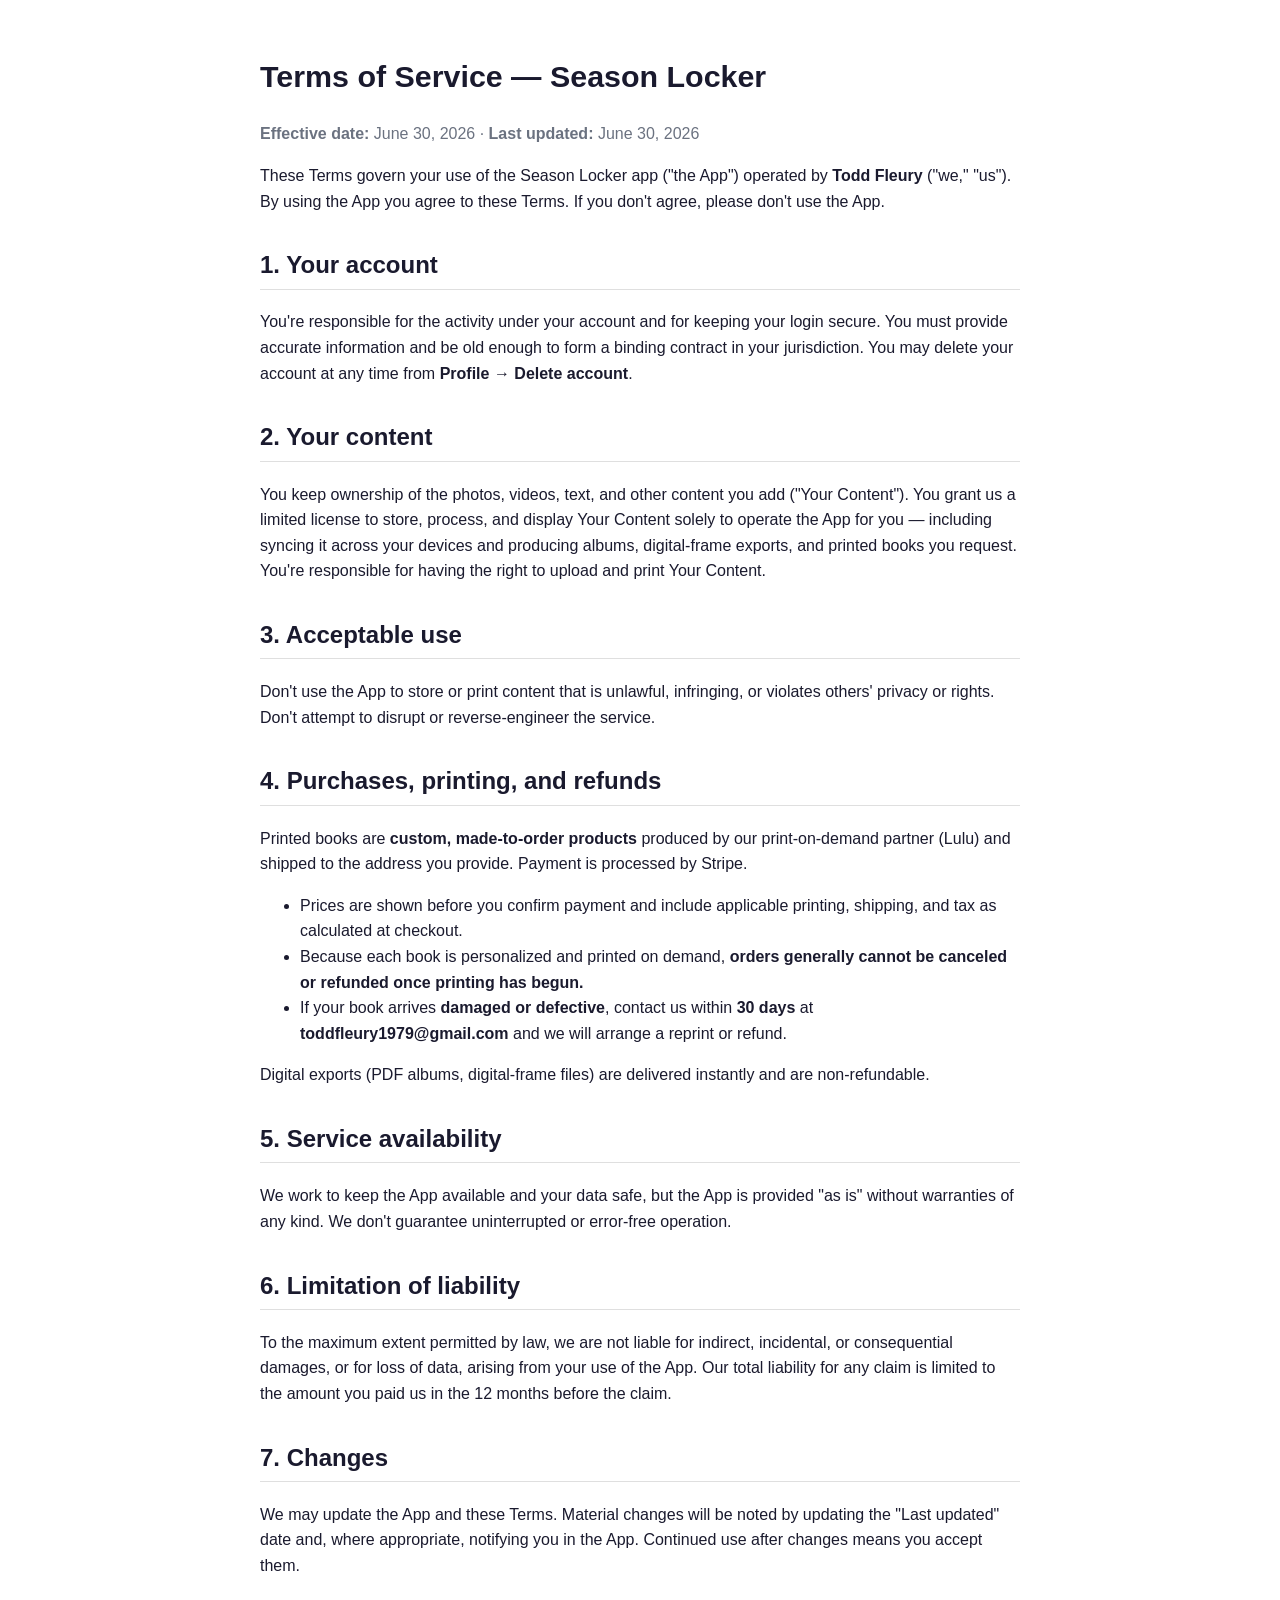
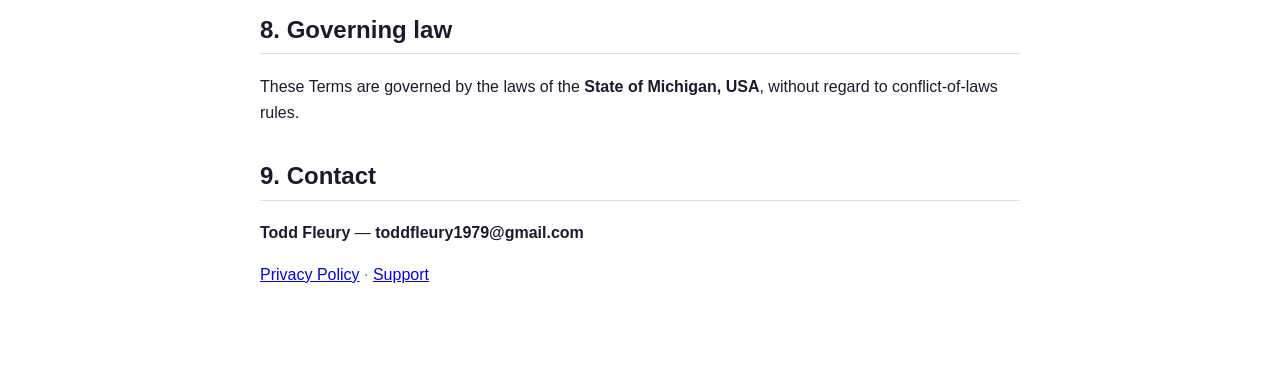
<file: terms-of-service.html>
<!DOCTYPE html>
<html lang="en">
<head>
<meta charset="UTF-8" />
<meta name="viewport" content="width=device-width, initial-scale=1" />
<title>Terms of Service — Season Locker</title>
<style>
  :root { color-scheme: light dark; }
  body { font-family: -apple-system, BlinkMacSystemFont, "Segoe UI", Roboto, Helvetica, Arial, sans-serif;
         line-height: 1.6; max-width: 760px; margin: 0 auto; padding: 32px 20px 80px; color: #1a1a2e; background: #fff; }
  @media (prefers-color-scheme: dark) { body { color: #e8eaf2; background: #0f1320; } a { color: #8ab0ff; } }
  h1 { font-size: 1.9rem; } h2 { margin-top: 2rem; border-bottom: 1px solid rgba(128,128,128,.25); padding-bottom: 4px; }
  .muted { color: #6b7280; }
</style>
</head>
<body>
<h1>Terms of Service — Season Locker</h1>
<p class="muted"><strong>Effective date:</strong> June 30, 2026 · <strong>Last updated:</strong> June 30, 2026</p>

<p>These Terms govern your use of the Season Locker app ("the App") operated by <strong>Todd Fleury</strong> ("we," "us"). By using the App you agree to these Terms. If you don't agree, please don't use the App.</p>

<h2>1. Your account</h2>
<p>You're responsible for the activity under your account and for keeping your login secure. You must provide accurate information and be old enough to form a binding contract in your jurisdiction. You may delete your account at any time from <strong>Profile → Delete account</strong>.</p>

<h2>2. Your content</h2>
<p>You keep ownership of the photos, videos, text, and other content you add ("Your Content"). You grant us a limited license to store, process, and display Your Content solely to operate the App for you — including syncing it across your devices and producing albums, digital-frame exports, and printed books you request. You're responsible for having the right to upload and print Your Content.</p>

<h2>3. Acceptable use</h2>
<p>Don't use the App to store or print content that is unlawful, infringing, or violates others' privacy or rights. Don't attempt to disrupt or reverse-engineer the service.</p>

<h2>4. Purchases, printing, and refunds</h2>
<p>Printed books are <strong>custom, made-to-order products</strong> produced by our print-on-demand partner (Lulu) and shipped to the address you provide. Payment is processed by Stripe.</p>
<ul>
  <li>Prices are shown before you confirm payment and include applicable printing, shipping, and tax as calculated at checkout.</li>
  <li>Because each book is personalized and printed on demand, <strong>orders generally cannot be canceled or refunded once printing has begun.</strong></li>
  <li>If your book arrives <strong>damaged or defective</strong>, contact us within <strong>30 days</strong> at <strong>toddfleury1979@gmail.com</strong> and we will arrange a reprint or refund.</li>
</ul>
<p>Digital exports (PDF albums, digital-frame files) are delivered instantly and are non-refundable.</p>

<h2>5. Service availability</h2>
<p>We work to keep the App available and your data safe, but the App is provided "as is" without warranties of any kind. We don't guarantee uninterrupted or error-free operation.</p>

<h2>6. Limitation of liability</h2>
<p>To the maximum extent permitted by law, we are not liable for indirect, incidental, or consequential damages, or for loss of data, arising from your use of the App. Our total liability for any claim is limited to the amount you paid us in the 12 months before the claim.</p>

<h2>7. Changes</h2>
<p>We may update the App and these Terms. Material changes will be noted by updating the "Last updated" date and, where appropriate, notifying you in the App. Continued use after changes means you accept them.</p>

<h2>8. Governing law</h2>
<p>These Terms are governed by the laws of the <strong>State of Michigan, USA</strong>, without regard to conflict-of-laws rules.</p>

<h2>9. Contact</h2>
<p><strong>Todd Fleury</strong> — <strong>toddfleury1979@gmail.com</strong></p>

<p class="muted"><a href="./privacy-policy.html">Privacy Policy</a> · <a href="./support.html">Support</a></p>
</body>
</html>
</file>
<file: styles.css>
:root {
  /* =========================================================
     SPORTSJURNI BRAND — WCAG 2.2 AA
  ========================================================== */

  --navy-950: #07111F;
  --navy-900: #0D1B2A;
  --navy-800: #13243A;
  --navy-700: #173153;

  /* Primary accessible interaction colors */
  --blue-900: #0B2F91;
  --blue-800: #1239AE;
  --blue-700: #1746D1;
  --blue-600: #1459F5;
  --blue-500: #007BFF;

  /* Brand accents — decorative/highlight use */
  --cyan-500: #00C2FF;
  --cyan-400: #39D0FF;

  --teal-500: #1ED3C6;
  --teal-400: #35E0C9;

  --lime-500: #7CFF3D;
  --lime-400: #9BFF67;

  /* Accessible text */
  --ink: #0F172A;
  --text-primary: #0F172A;
  --text-secondary: #42516A;
  --text-tertiary: #58677D;

  --surface: #FFFFFF;
  --surface-soft: #F8FAFC;
  --background: #F4F6FA;

  --soft-blue: #E7EDFF;
  --soft-cyan: #E5F8FF;
  --soft-green: #E9FFF4;

  /* Stronger borders for meaningful controls */
  --line: #CBD5E1;
  --line-strong: #94A3B8;
  --line-dark: #40516A;

  --white: #FFFFFF;

  --success: #166534;
  --warning: #854D0E;
  --error: #B91C1C;

  /*
     Dedicated focus color.
     Dark blue gives clear contrast against light surfaces.
  */
  --focus: #0B4ACB;
  --focus-dark: #67D8FF;

  --max: 1180px;

  --radius-sm: 12px;
  --radius-md: 16px;
  --radius-lg: 22px;
  --radius-xl: 28px;
  --radius-xxl: 36px;

  --shadow-sm:
    0 10px 30px rgba(15, 23, 42, .08);

  --shadow:
    0 24px 64px rgba(15, 23, 42, .12);

  --shadow-brand:
    0 28px 80px rgba(20, 89, 245, .18);

  /*
     Gradient remains part of the brand,
     but is no longer used underneath critical white text.
  */
  --brand-gradient:
    linear-gradient(
      135deg,
      #1459F5 0%,
      #00C2FF 35%,
      #1ED3C6 68%,
      #7CFF3D 100%
    );

  --brand-gradient-soft:
    linear-gradient(
      145deg,
      #FFFFFF 0%,
      #F1F7FF 42%,
      #E7FCFB 72%,
      #F3FFE9 100%
    );
}


/* =========================================================
   RESET / GLOBAL
========================================================== */

*,
*::before,
*::after {
  box-sizing: border-box;
}

html {
  scroll-behavior: smooth;
  text-size-adjust: 100%;
  -webkit-text-size-adjust: 100%;
}

body {
  margin: 0;

  font-family:
    "DM Sans",
    system-ui,
    -apple-system,
    BlinkMacSystemFont,
    "Segoe UI",
    sans-serif;

  color: var(--text-primary);
  background: var(--background);

  line-height: 1.6;

  -webkit-font-smoothing: antialiased;
  text-rendering: optimizeLegibility;
}

img {
  max-width: 100%;
  height: auto;
  display: block;
}

a {
  color: var(--blue-700);
  text-underline-offset: .18em;
}

a:hover {
  text-decoration-thickness: 2px;
}

button,
a {
  -webkit-tap-highlight-color: transparent;
}

button {
  font: inherit;
}

p,
li {
  max-width: 75ch;
}


/* =========================================================
   ACCESSIBILITY
========================================================== */

.skip-link {
  position: fixed;

  left: 16px;
  top: -100px;

  background: var(--white);
  color: var(--navy-950);

  padding: 12px 18px;

  z-index: 1000;

  border:
    2px solid var(--focus);

  border-radius: var(--radius-sm);

  box-shadow: var(--shadow-sm);

  font-weight: 700;

  text-decoration: none;
}

.skip-link:focus,
.skip-link:focus-visible {
  top: 16px;
}


/*
  Highly visible focus treatment.
  Never remove focus outlines without an equivalent.
*/
a:focus-visible,
button:focus-visible,
input:focus-visible,
select:focus-visible,
textarea:focus-visible,
[tabindex]:focus-visible {
  outline:
    3px solid var(--focus);

  outline-offset: 4px;
}


/*
  Improve forced-colors / Windows High Contrast support.
*/
@media (forced-colors: active) {
  a,
  button {
    forced-color-adjust: auto;
  }

  a:focus-visible,
  button:focus-visible,
  input:focus-visible,
  select:focus-visible,
  textarea:focus-visible {
    outline:
      3px solid Highlight;
  }
}


/* =========================================================
   LAYOUT
========================================================== */

.container {
  width:
    min(
      calc(100% - 40px),
      var(--max)
    );

  margin:
    0 auto;
}

.section-pad {
  padding:
    110px 0;
}

.section-pad.compact {
  padding:
    72px 0;
}

.centered {
  max-width: 850px;

  margin-left: auto;
  margin-right: auto;

  text-align: center;
}

.centered p {
  margin-left: auto;
  margin-right: auto;
}

.centered-text {
  text-align: center;
}


/* =========================================================
   HEADER / NAVIGATION
========================================================== */

.site-header {
  position: sticky;

  top: 0;

  z-index: 100;

  background:
    rgba(255, 255, 255, .96);

  backdrop-filter:
    blur(20px);

  -webkit-backdrop-filter:
    blur(20px);

  border-bottom:
    1px solid var(--line);
}

.nav-wrap {
  min-height: 78px;

  display: flex;

  align-items: center;
  justify-content: space-between;

  gap: 28px;
}

.brand {
  display: inline-flex;

  align-items: center;

  gap: 12px;

  font-family:
    Manrope,
    sans-serif;

  font-weight: 800;

  text-decoration: none;

  letter-spacing: -.025em;

  color:
    var(--navy-950);
}

.brand img {
  width: 46px;
  height: 46px;

  border-radius: 13px;

  object-fit: cover;
}

.site-menu {
  display: flex;

  align-items: center;

  gap: 28px;
}

.site-menu a {
  color: #253650;

  text-decoration: none;

  font-weight: 700;

  transition:
    color .2s ease,
    background .2s ease,
    transform .2s ease;
}

.site-menu a:hover {
  color:
    var(--blue-800);

  text-decoration: underline;
}


/*
  IMPORTANT:
  Changed from gradient because white text over
  cyan/lime sections does not reliably meet contrast.
*/
.nav-cta {
  color:
    var(--white) !important;

  padding:
    12px 20px;

  border-radius: 999px;

  background:
    var(--blue-700);

  box-shadow:
    0 8px 24px rgba(23, 70, 209, .24);

  text-decoration: none !important;
}

.nav-cta:hover {
  background:
    var(--blue-800);

  transform:
    translateY(-1px);
}

.menu-button {
  display: none;

  min-width: 44px;
  min-height: 44px;

  border:
    2px solid var(--line-strong);

  background:
    var(--white);

  color:
    var(--navy-950);

  padding:
    10px 14px;

  border-radius:
    var(--radius-sm);

  font-weight: 700;

  cursor: pointer;
}


/* =========================================================
   TYPOGRAPHY
========================================================== */

.eyebrow {
  margin:
    0 0 16px;

  /*
    Darker blue than before for reliable contrast
    against light surfaces.
  */
  color:
    var(--blue-800);

  text-transform:
    uppercase;

  letter-spacing:
    .12em;

  font-weight:
    800;

  font-size:
    .875rem;
}

h1,
h2,
h3 {
  font-family:
    Manrope,
    sans-serif;

  letter-spacing:
    -.035em;

  line-height:
    1.12;

  margin-top:
    0;

  color:
    var(--navy-950);
}

h1 {
  font-size:
    clamp(
      3.2rem,
      6vw,
      5.85rem
    );

  margin-bottom:
    24px;
}

h2 {
  font-size:
    clamp(
      2.3rem,
      4vw,
      4rem
    );

  margin-bottom:
    20px;
}

h3 {
  font-size:
    1.4rem;

  margin-bottom:
    12px;
}


/* =========================================================
   HERO
========================================================== */

.hero {
  position:
    relative;

  overflow:
    hidden;

  background:
    radial-gradient(
      circle at 80% 24%,
      rgba(0, 194, 255, .14),
      transparent 31%
    ),
    radial-gradient(
      circle at 86% 67%,
      rgba(124, 255, 61, .08),
      transparent 30%
    ),
    var(--brand-gradient-soft);
}

.hero::before {
  content: "";

  position:
    absolute;

  inset:
    0;

  pointer-events:
    none;

  background:
    linear-gradient(
      110deg,
      transparent 0%,
      rgba(255,255,255,.34) 45%,
      transparent 68%
    );
}

.hero-grid {
  position:
    relative;

  display:
    grid;

  grid-template-columns:
    .92fr
    1.08fr;

  align-items:
    center;

  gap:
    64px;

  min-height:
    700px;
}

.hero-copy {
  position:
    relative;

  z-index:
    2;
}


/*
  Removed gradient-clipped headline text.
  Solid dark text is much easier to read and
  meets contrast requirements more reliably.
*/
.hero-copy h1 {
  color:
    var(--navy-950);

  background:
    none;

  -webkit-background-clip:
    initial;

  background-clip:
    initial;
}


/*
  Optional brand accent applied only to <strong>
  or .brand-accent if you use one in the headline.
*/
.hero-copy h1 strong,
.brand-accent {
  color:
    var(--blue-700);
}

.hero-lede {
  font-size:
    1.2rem;

  color:
    var(--text-secondary);

  max-width:
    660px;

  margin-bottom:
    30px;
}


/* =========================================================
   STORE BUTTONS
========================================================== */

.store-row {
  display:
    flex;

  flex-wrap:
    wrap;

  gap:
    14px;

  margin:
    30px 0 24px;
}

.store-button {
  min-width:
    210px;

  min-height:
    66px;

  border-radius:
    var(--radius-md);

  padding:
    10px 17px;

  display:
    inline-flex;

  align-items:
    center;

  gap:
    12px;

  text-decoration:
    none;

  border:
    2px solid transparent;

  box-shadow:
    0 12px 30px rgba(15, 23, 42, .12);

  transition:
    transform .2s ease,
    box-shadow .2s ease,
    background .2s ease;
}

.store-button:hover {
  transform:
    translateY(-2px);

  box-shadow:
    0 16px 36px rgba(15, 23, 42, .16);
}

.store-button.apple {
  background:
    #05080D;

  color:
    var(--white);

  border-color:
    #05080D;
}

.store-button.apple:hover {
  background:
    #1B1E23;
}

.store-button.google {
  background:
    var(--white);

  color:
    var(--navy-950);

  border-color:
    var(--line-strong);
}

.store-button.google:hover {
  background:
    #F1F5F9;
}

.store-button small,
.store-button strong {
  display:
    block;

  line-height:
    1.15;
}

.store-button small {
  font-size:
    .75rem;

  font-weight:
    600;
}

.store-button strong {
  font-size:
    1.18rem;

  margin-top:
    4px;
}

.store-icon {
  font-size:
    1.6rem;
}

.play-mark {
  width:
    28px;

  height:
    30px;

  display:
    inline-block;

  clip-path:
    polygon(
      0 0,
      100% 50%,
      0 100%
    );

  background:
    linear-gradient(
      180deg,
      #34A853 0 35%,
      #FBBC04 35% 65%,
      #EA4335 65%
    );
}


/* =========================================================
   TRUST LINE
========================================================== */

.trust-line {
  display:
    flex;

  flex-wrap:
    wrap;

  gap:
    12px 22px;

  color:
    #34445C;

  font-size:
    .95rem;

  font-weight:
    700;
}

.trust-line span {
  display:
    inline-flex;

  align-items:
    center;
}

.trust-line span::before {
  content:
    "✓";

  display:
    inline-grid;

  place-items:
    center;

  width:
    22px;

  height:
    22px;

  margin-right:
    8px;

  color:
    var(--navy-950);

  /*
    Lime is acceptable here because text inside
    the indicator is dark.
  */
  background:
    var(--lime-500);

  border-radius:
    50%;

  font-size:
    .8rem;

  font-weight:
    900;
}


/* =========================================================
   HERO VISUAL
========================================================== */

.hero-visual {
  position:
    relative;

  isolation:
    isolate;
}

.hero-visual > img {
  position:
    relative;

  z-index:
    2;

  border-radius:
    var(--radius-xxl);

  box-shadow:
    var(--shadow-brand);

  transform:
    rotate(.6deg);
}

.visual-glow {
  position:
    absolute;

  inset:
    6% -10% -10% 8%;

  z-index:
    0;

  border-radius:
    50%;

  filter:
    blur(70px);

  background:
    linear-gradient(
      140deg,
      rgba(20, 89, 245, .22),
      rgba(0, 194, 255, .16),
      rgba(30, 211, 198, .13),
      rgba(124, 255, 61, .08)
    );
}

.floating-card {
  position:
    absolute;

  z-index:
    4;

  max-width:
    230px;

  padding:
    15px 18px;

  background:
    rgba(255,255,255,.97);

  border:
    1px solid var(--line);

  border-radius:
    18px;

  box-shadow:
    0 18px 44px rgba(15, 23, 42, .15);
}

.floating-card strong,
.floating-card span {
  display:
    block;
}

.floating-card strong {
  color:
    var(--navy-950);
}

.floating-card span {
  color:
    var(--text-secondary);

  font-size:
    .9rem;
}

.card-top {
  top:
    5%;

  right:
    -4%;
}

.card-bottom {
  bottom:
    5%;

  left:
    -5%;
}

.hero-orb {
  position:
    absolute;

  border-radius:
    999px;

  filter:
    blur(3px);

  opacity:
    .65;
}

.orb-one {
  width:
    290px;

  height:
    290px;

  background:
    radial-gradient(
      circle,
      rgba(0,194,255,.23),
      transparent 68%
    );

  top:
    60px;

  left:
    -100px;
}

.orb-two {
  width:
    440px;

  height:
    440px;

  background:
    radial-gradient(
      circle,
      rgba(124,255,61,.10),
      transparent 70%
    );

  right:
    -170px;

  bottom:
    -150px;
}


/* =========================================================
   PROBLEM SECTION
========================================================== */

.problem {
  position:
    relative;

  overflow:
    hidden;

  background:
    var(--navy-950);

  color:
    var(--white);
}

.problem::after {
  content:
    "";

  position:
    absolute;

  width:
    420px;

  height:
    420px;

  right:
    -170px;

  bottom:
    -250px;

  border-radius:
    50%;

  background:
    radial-gradient(
      circle,
      rgba(0,194,255,.12),
      transparent 70%
    );

  pointer-events:
    none;
}

.problem h2 {
  color:
    var(--white);
}

.problem .eyebrow {
  /*
    Brighter accent can be used on very dark background.
  */
  color:
    #67D8FF;
}

.problem p:last-child {
  color:
    #D6E0EE;

  font-size:
    1.12rem;

  margin-left:
    auto;

  margin-right:
    auto;
}


/* =========================================================
   SECTION HEADINGS
========================================================== */

.section-heading {
  max-width:
    760px;

  margin-bottom:
    46px;
}

.section-heading > p:last-child,
.feature-copy > p,
.story-copy p {
  color:
    var(--text-secondary);

  font-size:
    1.08rem;
}


/* =========================================================
   STEPS
========================================================== */

.steps {
  background:
    var(--background);
}

.step-grid {
  display:
    grid;

  grid-template-columns:
    repeat(3, 1fr);

  gap:
    22px;
}

.step-card {
  min-height:
    290px;

  padding:
    34px;

  border:
    1px solid var(--line-strong);

  border-radius:
    var(--radius-xl);

  background:
    var(--white);

  box-shadow:
    var(--shadow-sm);

  transition:
    transform .25s ease,
    box-shadow .25s ease,
    border-color .25s ease;
}

.step-card:hover {
  transform:
    translateY(-4px);

  border-color:
    var(--blue-700);

  box-shadow:
    0 20px 50px rgba(20, 89, 245, .12);
}


/*
  Solid accessible blue instead of gradient.
  White text on lime/cyan failed accessibility.
*/
.step-number {
  display:
    inline-flex;

  width:
    56px;

  height:
    56px;

  align-items:
    center;

  justify-content:
    center;

  color:
    var(--white);

  background:
    var(--blue-700);

  border-radius:
    var(--radius-md);

  font-weight:
    800;

  margin-bottom:
    34px;

  box-shadow:
    0 10px 28px rgba(23, 70, 209, .20);
}

.step-card p {
  color:
    var(--text-secondary);
}


/* =========================================================
   FEATURES
========================================================== */

.features {
  background:
    linear-gradient(
      180deg,
      #F5F9FF,
      #FFFFFF
    );
}

.feature-grid {
  display:
    grid;

  grid-template-columns:
    1fr
    .9fr;

  gap:
    74px;

  align-items:
    center;
}

.check-list {
  list-style:
    none;

  padding:
    0;

  margin:
    32px 0 0;

  display:
    grid;

  gap:
    22px;
}

.check-list li {
  position:
    relative;

  padding-left:
    44px;
}


/*
  Use accessible solid blue and white check mark.
*/
.check-list li::before {
  content:
    "✓";

  position:
    absolute;

  left:
    0;

  top:
    1px;

  width:
    28px;

  height:
    28px;

  display:
    grid;

  place-items:
    center;

  border-radius:
    50%;

  color:
    var(--white);

  background:
    var(--blue-700);

  font-weight:
    900;
}

.check-list strong,
.check-list span {
  display:
    block;
}

.check-list strong {
  color:
    var(--navy-950);
}

.check-list span {
  color:
    var(--text-secondary);

  margin-top:
    3px;
}


/* =========================================================
   FEATURE PANEL
========================================================== */

.feature-panel {
  border-radius:
    var(--radius-xxl);

  padding:
    27px;

  background:
    var(--navy-950);

  display:
    grid;

  grid-template-columns:
    1fr
    1fr;

  gap:
    18px;

  box-shadow:
    var(--shadow-brand);
}

.mini-card {
  min-height:
    185px;

  border-radius:
    var(--radius-lg);

  padding:
    24px;

  background:
    #122D50;

  color:
    var(--white);

  display:
    flex;

  flex-direction:
    column;

  justify-content:
    space-between;

  border:
    1px solid #40516A;
}


/*
  Increased contrast from previous pale blue.
*/
.mini-card span {
  color:
    #D6E4F7;

  font-size:
    .875rem;

  text-transform:
    uppercase;

  letter-spacing:
    .1em;

  font-weight:
    800;
}

.mini-card strong {
  font-family:
    Manrope,
    sans-serif;

  font-size:
    1.35rem;

  line-height:
    1.3;
}


/*
  IMPORTANT:
  Cyan gradient removed because white text loses contrast.
*/
.mini-card.accent {
  background:
    var(--blue-700);
}

.mini-card.accent span {
  color:
    #FFFFFF;
}

.mini-card.premium {
  background:
    #FFFFFF;

  color:
    var(--navy-950);

  border-color:
    var(--line-strong);
}

.mini-card.premium span {
  color:
    var(--blue-800);
}


/* =========================================================
   SPORTS
========================================================== */

.sports {
  background:
    var(--white);
}

.sport-list {
  display:
    flex;

  flex-wrap:
    wrap;

  justify-content:
    center;

  gap:
    12px;
}

.sport-list span {
  padding:
    11px 18px;

  border:
    1px solid var(--line-strong);

  border-radius:
    999px;

  font-weight:
    700;

  color:
    #263650;

  background:
    #FFFFFF;

  transition:
    border-color .2s ease,
    color .2s ease,
    background .2s ease;
}

.sport-list span:hover {
  border-color:
    var(--blue-700);

  background:
    var(--soft-blue);

  color:
    var(--blue-800);
}


/* =========================================================
   STORY
========================================================== */

.story {
  position:
    relative;

  overflow:
    hidden;

  background:
    var(--navy-950);

  color:
    var(--white);
}

.story::before {
  content:
    "";

  position:
    absolute;

  width:
    560px;

  height:
    560px;

  left:
    -280px;

  bottom:
    -260px;

  border-radius:
    50%;

  background:
    radial-gradient(
      circle,
      rgba(0,194,255,.12),
      transparent 72%
    );
}

.story-grid {
  position:
    relative;

  z-index:
    1;

  display:
    grid;

  grid-template-columns:
    .75fr
    1.25fr;

  gap:
    80px;

  align-items:
    center;
}

.story h2 {
  color:
    var(--white);
}

.story .eyebrow {
  color:
    #67D8FF;
}

.story-copy p {
  color:
    #D6E0EE;
}

.story-copy strong {
  color:
    #FFFFFF;
}

.story-visual {
  min-height:
    420px;

  display:
    grid;

  place-items:
    center;

  position:
    relative;
}

.story-visual img {
  width:
    260px;

  border-radius:
    56px;

  position:
    relative;

  z-index:
    2;

  box-shadow:
    0 30px 90px rgba(20, 89, 245, .32);
}

.story-ring {
  position:
    absolute;

  width:
    380px;

  height:
    380px;

  border:
    2px solid rgba(103, 216, 255, .55);

  border-radius:
    50%;

  box-shadow:
    0 0 0 58px rgba(103,216,255,.05),
    0 0 0 120px rgba(124,255,61,.02);
}


/* =========================================================
   PRIVACY
========================================================== */

.privacy-strip {
  background:
    #EAF2FF;
}

.privacy-grid {
  display:
    grid;

  grid-template-columns:
    repeat(3, 1fr);

  gap:
    30px;
}

.privacy-grid > div {
  padding-left:
    22px;

  /*
    Darker accessible visual indicators.
  */
  border-left:
    5px solid var(--blue-700);
}

.privacy-grid > div:nth-child(2) {
  border-left-color:
    #087568;
}

.privacy-grid > div:nth-child(3) {
  border-left-color:
    #4A6B00;
}

.privacy-grid strong,
.privacy-grid span {
  display:
    block;
}

.privacy-grid strong {
  color:
    var(--navy-950);
}

.privacy-grid span {
  color:
    var(--text-secondary);

  margin-top:
    4px;
}


/* =========================================================
   CALL TO ACTION
========================================================== */

.cta-card {
  position:
    relative;

  overflow:
    hidden;

  color:
    var(--white);

  border-radius:
    42px;

  padding:
    60px;

  display:
    grid;

  grid-template-columns:
    1.4fr
    .6fr;

  gap:
    44px;

  align-items:
    center;

  background:
    var(--navy-950);

  box-shadow:
    var(--shadow-brand);
}

.cta-card::after {
  content:
    "";

  position:
    absolute;

  width:
    480px;

  height:
    480px;

  right:
    -220px;

  top:
    -250px;

  border-radius:
    50%;

  background:
    radial-gradient(
      circle,
      rgba(0,194,255,.13),
      transparent 68%
    );

  pointer-events:
    none;
}

.cta-card > * {
  position:
    relative;

  z-index:
    1;
}

.cta-card h2 {
  color:
    var(--white);
}

.cta-card .eyebrow {
  color:
    #67D8FF;
}

.cta-card p:last-child {
  color:
    #D6E0EE;
}

.cta-actions {
  display:
    grid;

  gap:
    14px;
}

.primary-button,
.secondary-button {
  min-height:
    56px;

  min-width:
    44px;

  display:
    inline-flex;

  align-items:
    center;

  justify-content:
    center;

  border-radius:
    var(--radius-md);

  padding:
    14px 20px;

  font-weight:
    800;

  text-decoration:
    none;

  border:
    2px solid transparent;

  cursor:
    pointer;

  transition:
    transform .2s ease,
    box-shadow .2s ease,
    background .2s ease;
}


/*
  Simple white button with dark text:
  very high contrast.
*/
.primary-button {
  color:
    var(--navy-950);

  background:
    var(--white);

  border-color:
    var(--white);
}

.primary-button:hover {
  background:
    #EEF2F7;

  transform:
    translateY(-2px);

  box-shadow:
    0 12px 26px rgba(0,0,0,.18);
}


/*
  Stronger border than previous version.
*/
.secondary-button {
  color:
    var(--white);

  background:
    transparent;

  border-color:
    #AFC1D8;
}

.secondary-button:hover {
  transform:
    translateY(-2px);

  background:
    #173153;
}


/* =========================================================
   FOOTER
========================================================== */

footer {
  background:
    #030A14;

  color:
    var(--white);

  padding:
    65px 0 28px;
}

.footer-grid {
  display:
    flex;

  justify-content:
    space-between;

  gap:
    40px;

  align-items:
    flex-start;
}

.footer-brand p {
  /*
    Brighter than previous #98ABC7.
  */
  color:
    #C7D4E7;
}

.footer-links {
  display:
    flex;

  flex-wrap:
    wrap;

  gap:
    18px 28px;
}

.footer-links a {
  color:
    #E2E8F0;

  text-decoration:
    underline;

  text-decoration-color:
    transparent;

  text-underline-offset:
    4px;

  font-weight:
    600;

  transition:
    color .2s ease,
    text-decoration-color .2s ease;
}

.footer-links a:hover {
  color:
    #FFFFFF;

  text-decoration-color:
    currentColor;
}

.footer-bottom {
  display:
    flex;

  justify-content:
    space-between;

  gap:
    20px;

  /*
    Previous #6F84A5 was unnecessarily faint.
  */
  color:
    #B4C3D7;

  border-top:
    1px solid #40516A;

  padding-top:
    24px;

  margin-top:
    45px;

  font-size:
    .9rem;
}


/* =========================================================
   MODAL
========================================================== */

.modal {
  position:
    fixed;

  inset:
    0;

  z-index:
    200;

  background:
    rgba(2,8,18,.80);

  display:
    grid;

  place-items:
    center;

  padding:
    20px;
}

.modal[hidden] {
  display:
    none;
}

.modal-card {
  position:
    relative;

  width:
    min(560px, 100%);

  background:
    var(--white);

  color:
    var(--navy-950);

  border:
    1px solid var(--line-strong);

  border-radius:
    var(--radius-xl);

  padding:
    42px;

  box-shadow:
    0 30px 100px rgba(0,0,0,.38);
}


/*
  Again: no gradient behind white button text.
*/
.modal-card .primary-button {
  background:
    var(--blue-700);

  color:
    var(--white);

  border-color:
    var(--blue-700);

  margin-top:
    16px;
}

.modal-card .primary-button:hover {
  background:
    var(--blue-800);

  border-color:
    var(--blue-800);
}

.modal-close {
  position:
    absolute;

  top:
    14px;

  right:
    14px;

  width:
    44px;

  height:
    44px;

  border:
    2px solid var(--line-strong);

  border-radius:
    50%;

  background:
    #E9EEF7;

  color:
    var(--navy-950);

  font-size:
    1.5rem;

  cursor:
    pointer;
}


/* =========================================================
   ANIMATION
========================================================== */

.reveal {
  opacity:
    0;

  transform:
    translateY(24px);

  transition:
    opacity .7s ease,
    transform .7s ease;
}

.reveal.visible {
  opacity:
    1;

  transform:
    translateY(0);
}

.delay-one {
  transition-delay:
    .12s;
}

.delay-two {
  transition-delay:
    .24s;
}


/* =========================================================
   REDUCED MOTION
========================================================== */

@media (prefers-reduced-motion: reduce) {

  html {
    scroll-behavior:
      auto;
  }

  *,
  *::before,
  *::after {
    animation-duration:
      .01ms !important;

    animation-iteration-count:
      1 !important;

    transition-duration:
      .01ms !important;

    scroll-behavior:
      auto !important;
  }

  .reveal {
    opacity:
      1;

    transform:
      none;
  }

}


/* =========================================================
   TABLET
========================================================== */

@media (max-width: 900px) {

  .section-pad {
    padding:
      78px 0;
  }

  .hero-grid,
  .feature-grid,
  .story-grid,
  .cta-card {
    grid-template-columns:
      1fr;
  }

  .hero-grid {
    min-height:
      auto;
  }

  .hero-copy {
    text-align:
      center;
  }

  .hero-lede {
    margin-left:
      auto;

    margin-right:
      auto;
  }

  .store-row,
  .trust-line {
    justify-content:
      center;
  }

  .hero-visual {
    max-width:
      720px;

    margin:
      0 auto;
  }

  .step-grid,
  .privacy-grid {
    grid-template-columns:
      1fr;
  }

  .story-copy {
    text-align:
      center;
  }

  .story-copy p {
    margin-left:
      auto;

    margin-right:
      auto;
  }

  .cta-card {
    padding:
      44px 32px;
  }

  .footer-grid,
  .footer-bottom {
    flex-direction:
      column;
  }

  .menu-button {
    display:
      inline-flex;

    align-items:
      center;

    justify-content:
      center;
  }

  .site-menu {
    display:
      none;

    position:
      absolute;

    top:
      68px;

    right:
      20px;

    width:
      min(
        320px,
        calc(100vw - 40px)
      );

    flex-direction:
      column;

    align-items:
      stretch;

    gap:
      4px;

    background:
      var(--white);

    border:
      1px solid var(--line-strong);

    padding:
      14px;

    border-radius:
      18px;

    box-shadow:
      var(--shadow);
  }

  .site-menu.open {
    display:
      flex;
  }

  .site-menu a {
    min-height:
      44px;

    display:
      flex;

    align-items:
      center;

    padding:
      11px 12px;
  }

}


/* =========================================================
   MOBILE
========================================================== */

@media (max-width: 620px) {

  .container {
    width:
      min(
        calc(100% - 28px),
        var(--max)
      );
  }

  .section-pad {
    padding:
      64px 0;
  }

  .section-pad.compact {
    padding:
      52px 0;
  }

  h1 {
    font-size:
      clamp(
        2.65rem,
        13vw,
        4.2rem
      );
  }

  h2 {
    font-size:
      clamp(
        2rem,
        10vw,
        3rem
      );
  }

  .hero-lede {
    font-size:
      1.05rem;
  }

  .store-button {
    width:
      100%;

    min-height:
      64px;

    justify-content:
      center;
  }

  .feature-panel {
    grid-template-columns:
      1fr;

    padding:
      18px;
  }

  .floating-card {
    display:
      none;
  }

  .hero-visual > img {
    border-radius:
      22px;
  }

  .story-visual {
    min-height:
      320px;
  }

  .story-visual img {
    width:
      190px;
  }

  .story-ring {
    width:
      270px;

    height:
      270px;
  }

  .cta-card {
    border-radius:
      var(--radius-xl);

    padding:
      34px 24px;
  }

  .primary-button,
  .secondary-button {
    width:
      100%;
  }

}


/* =========================================================
   DARK MODE
========================================================== */

@media (prefers-color-scheme: dark) {

  :root {
    --text-primary:
      #F8FAFC;

    --text-secondary:
      #D3DCE9;

    --text-tertiary:
      #B9C6D8;
  }

  body {
    background:
      #07111F;

    color:
      var(--text-primary);
  }


  a {
    color:
      #8FCBFF;
  }


  a:focus-visible,
  button:focus-visible,
  input:focus-visible,
  select:focus-visible,
  textarea:focus-visible,
  [tabindex]:focus-visible {
    outline-color:
      var(--focus-dark);
  }


  .site-header {
    background:
      rgba(7, 17, 31, .97);

    border-bottom:
      1px solid var(--line-dark);
  }


  .brand {
    color:
      #FFFFFF;
  }


  .site-menu a {
    color:
      #E2E8F0;
  }


  .site-menu a:hover {
    color:
      #FFFFFF;
  }


  .menu-button {
    color:
      #FFFFFF;

    background:
      #13243A;

    border-color:
      #64748B;
  }


  .hero {
    background:
      radial-gradient(
        circle at 80% 24%,
        rgba(0, 194, 255, .10),
        transparent 31%
      ),
      radial-gradient(
        circle at 86% 67%,
        rgba(124, 255, 61, .05),
        transparent 30%
      ),
      #07111F;
  }


  /*
    Solid light headline in dark mode.
  */
  .hero-copy h1 {
    color:
      #FFFFFF;

    background:
      none;
  }


  .hero-copy h1 strong,
  .brand-accent {
    color:
      #8FCBFF;
  }


  .hero-lede,
  .section-heading > p:last-child,
  .feature-copy > p {
    color:
      var(--text-secondary);
  }


  h1,
  h2,
  h3 {
    color:
      #FFFFFF;
  }


  .eyebrow {
    color:
      #8FCBFF;
  }


  .trust-line {
    color:
      #E2E8F0;
  }


  .steps,
  .sports {
    background:
      #07111F;
  }


  .step-card {
    background:
      #0D1B2A;

    border-color:
      #52647C;
  }


  .step-card p,
  .check-list span {
    color:
      var(--text-secondary);
  }


  .check-list strong {
    color:
      #FFFFFF;
  }


  .features {
    background:
      #0A1626;
  }


  .sport-list span {
    color:
      #F1F5F9;

    background:
      #0D1B2A;

    border-color:
      #52647C;
  }


  .sport-list span:hover {
    color:
      #FFFFFF;

    background:
      #173153;

    border-color:
      #8FCBFF;
  }


  .privacy-strip {
    background:
      #0D1B2A;
  }


  .privacy-grid strong {
    color:
      #FFFFFF;
  }


  .privacy-grid span {
    color:
      var(--text-secondary);
  }


  .store-button.google {
    background:
      #FFFFFF;

    color:
      #07111F;

    border-color:
      #FFFFFF;
  }


  .site-menu {
    background:
      #0D1B2A;

    border-color:
      #52647C;
  }


  .floating-card {
    background:
      #FFFFFF;
  }


  .floating-card strong {
    color:
      #07111F;
  }


  .floating-card span {
    color:
      #42516A;
  }


  .mini-card.premium {
    background:
      #FFFFFF;

    color:
      #07111F;
  }

}
</file>
